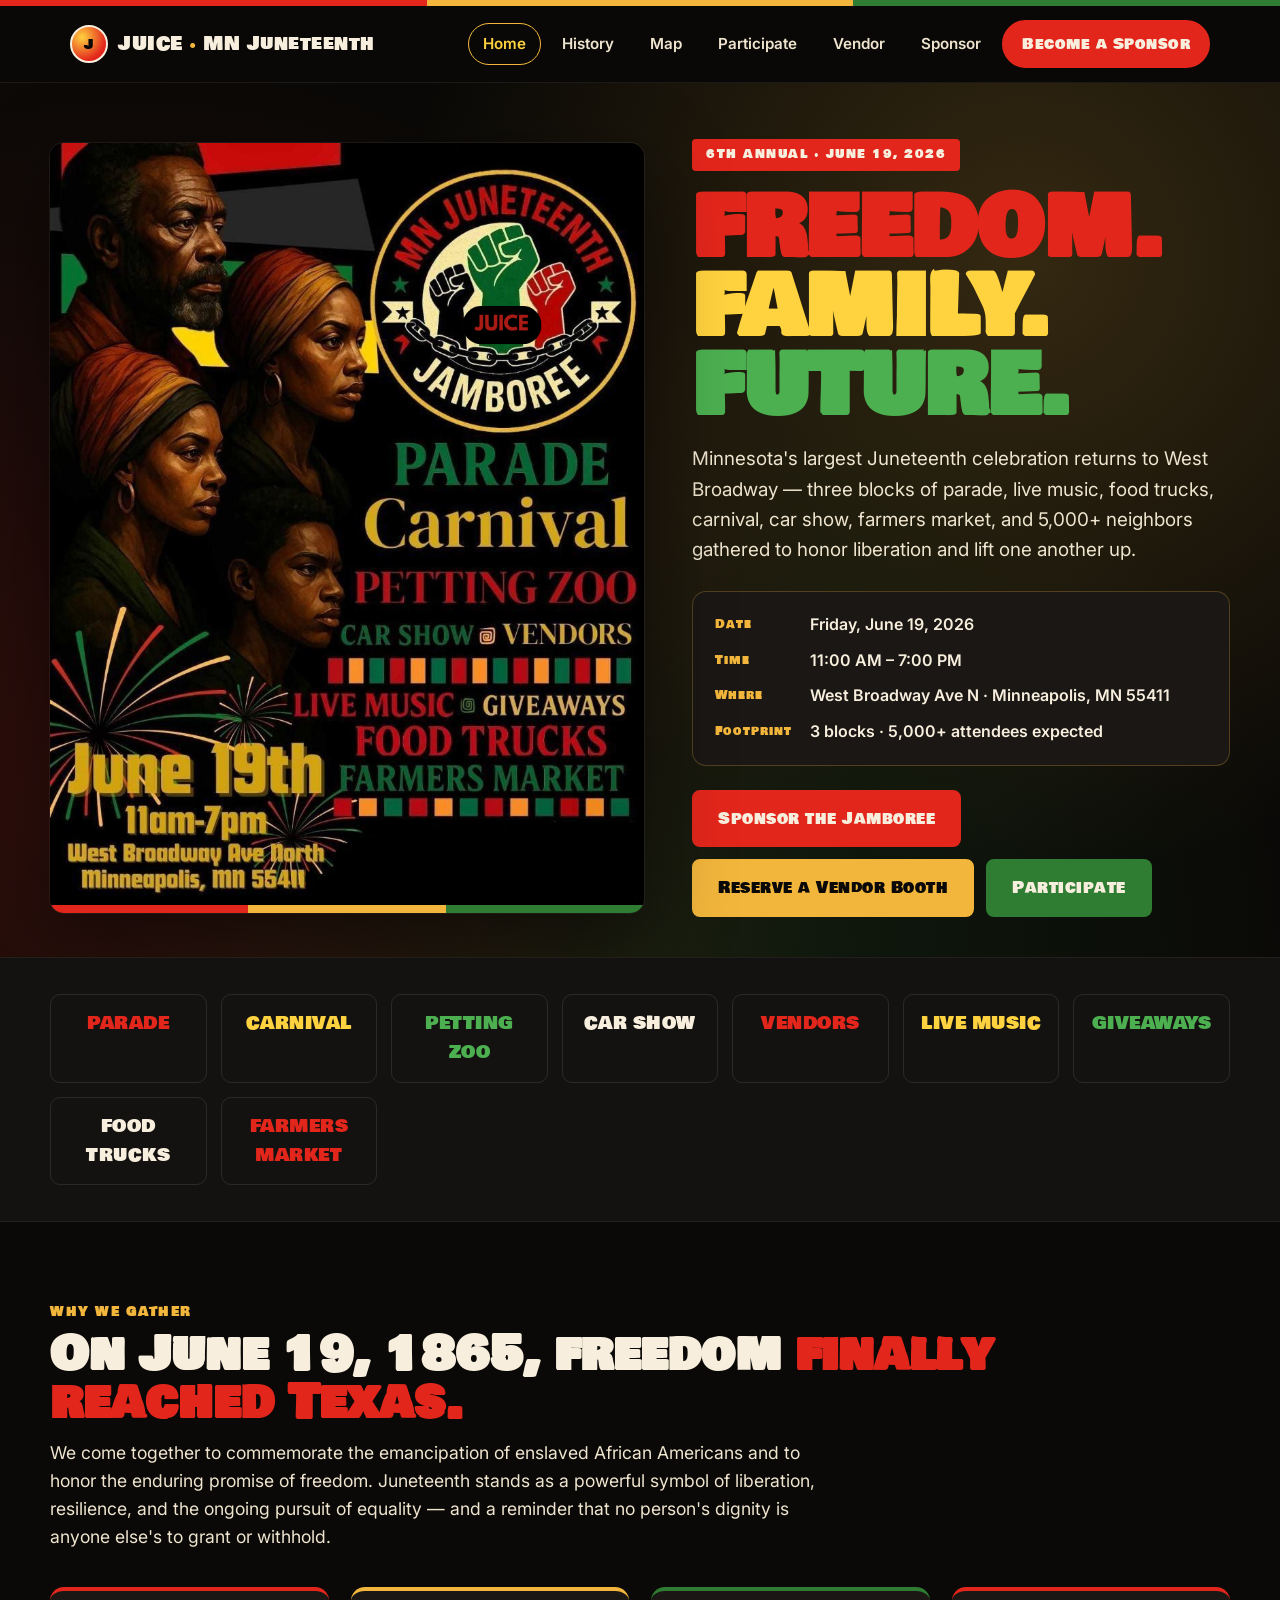
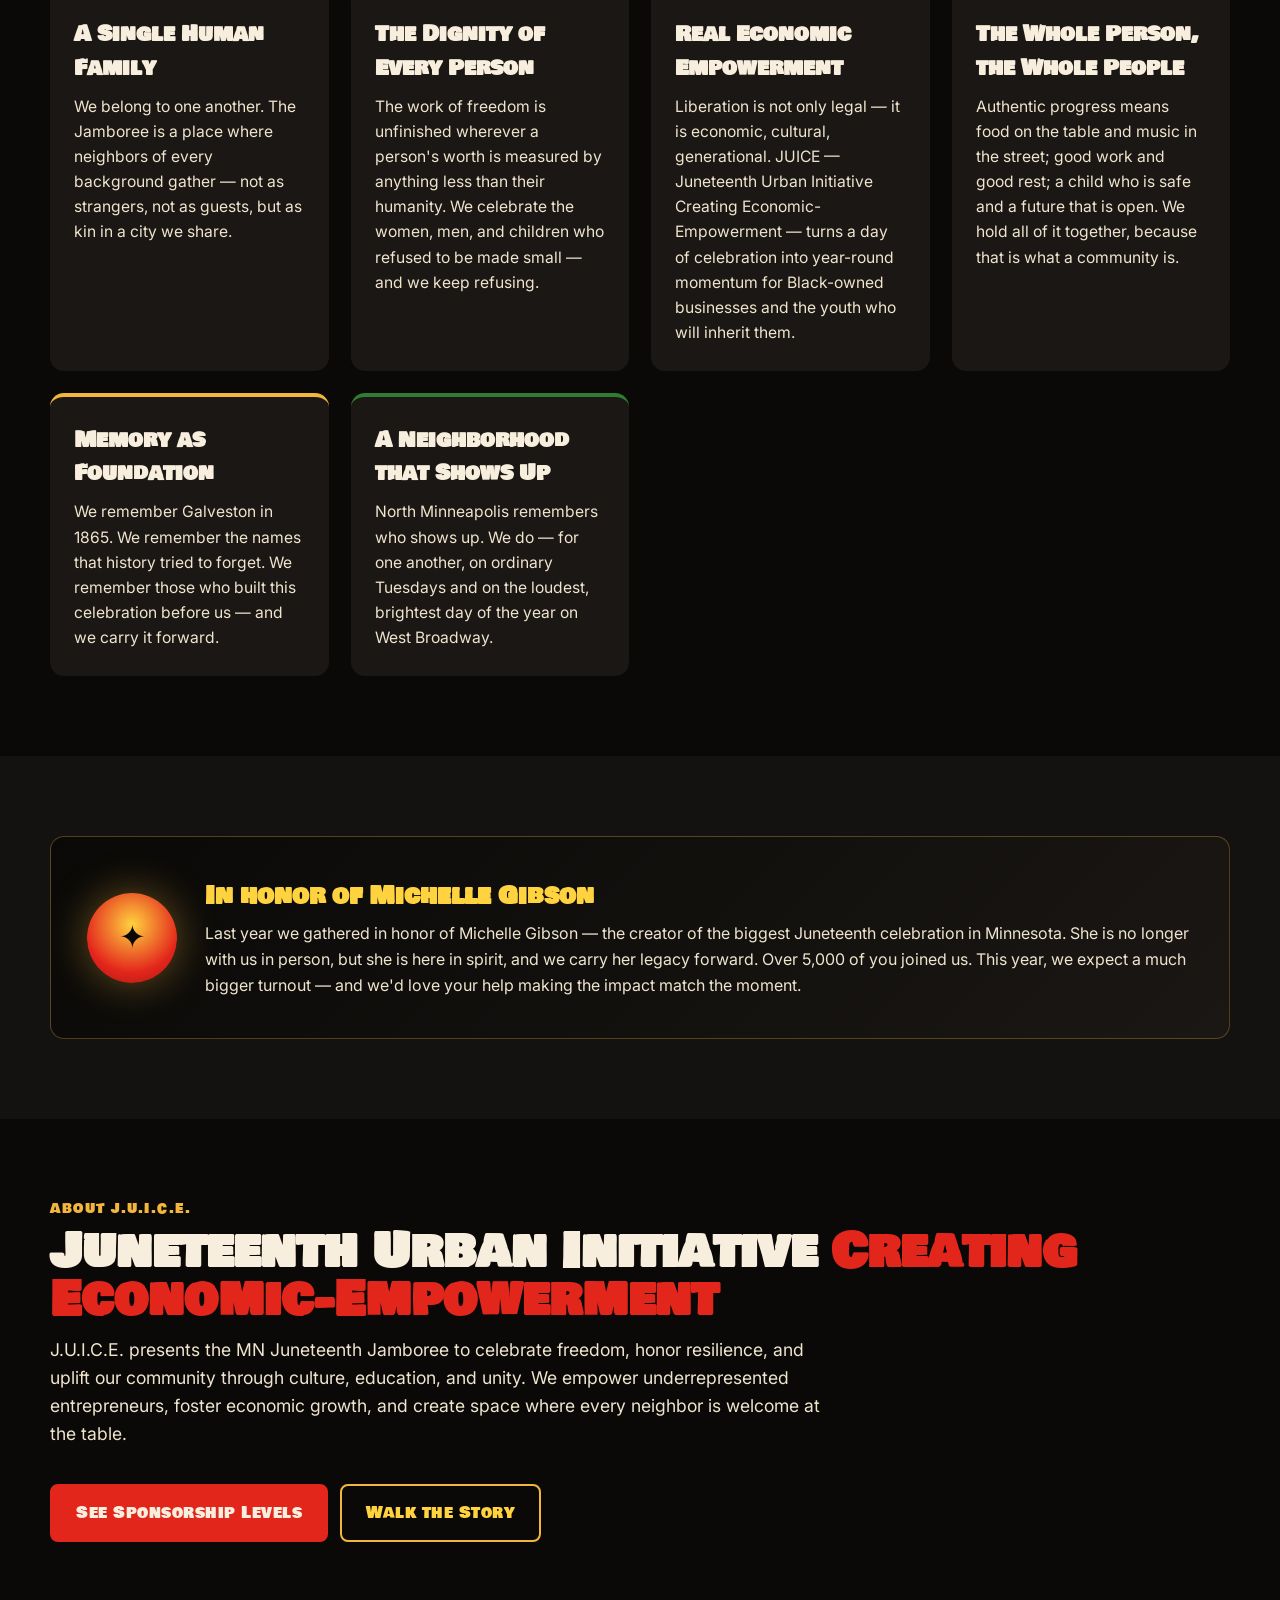
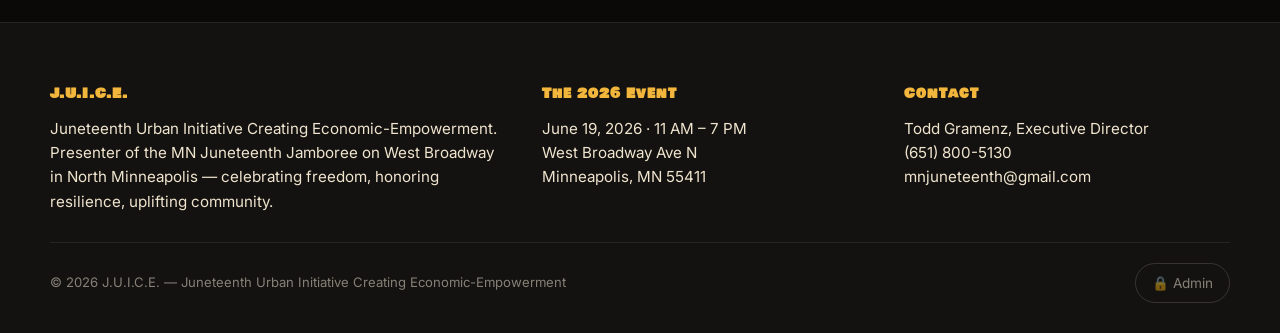
<file: index.html>
<!doctype html>
<html lang="en">
<head>
  <meta charset="utf-8" />
  <meta name="viewport" content="width=device-width, initial-scale=1" />
  <title>JUICE — MN Juneteenth Jamboree | June 19, 2026 | West Broadway, Minneapolis</title>
  <meta name="description" content="The 6th Annual Minnesota Juneteenth Jamboree on West Broadway Ave, Minneapolis. June 19, 2026. Parade, carnival, food trucks, live music. Honoring freedom. Building economic empowerment. Carrying Michelle Gibson's legacy forward." />
  <meta property="og:title" content="JUICE — MN Juneteenth Jamboree 2026" />
  <meta property="og:description" content="Minnesota's largest Juneteenth celebration. June 19, 2026 · West Broadway, Minneapolis." />
  <meta property="og:image" content="assets/images/hero-portraits.png" />
  <link rel="preconnect" href="https://fonts.googleapis.com" />
  <link rel="preconnect" href="https://fonts.gstatic.com" crossorigin />
  <link href="https://fonts.googleapis.com/css2?family=Bowlby+One+SC&family=Alfa+Slab+One&family=Inter:wght@400;500;600;700&display=swap" rel="stylesheet" />
  <link rel="stylesheet" href="assets/css/styles.css" />
  <link rel="icon" type="image/svg+xml" href="assets/images/favicon.svg" />
</head>
<body>

<div class="flag-stripe"></div>

<header class="site-header">
  <nav class="nav" aria-label="Primary">
    <a href="index.html" class="brand">
      <span class="badge">J</span>
      <span>JUICE&nbsp;<span style="color:var(--gold)">·</span>&nbsp;MN&nbsp;Juneteenth</span>
    </a>
    <ul>
      <li><a class="navlink" href="index.html">Home</a></li>
      <li><a class="navlink" href="history.html">History</a></li>
      <li><a class="navlink" href="map.html">Map</a></li>
      <li><a class="navlink" href="participate.html">Participate</a></li>
      <li><a class="navlink" href="vendor.html">Vendor</a></li>
      <li><a class="navlink" href="sponsor.html">Sponsor</a></li>
      <li><a class="donate-cta" href="sponsor.html">Become a Sponsor</a></li>
    </ul>
  </nav>
</header>

<!-- ===================== HERO ===================== -->
<section class="hero">
  <div class="hero-grid">
    <div class="hero-portrait">
      <img src="assets/images/hero-portraits.png"
           alt="A family of four — elder, mother, daughter, son — set against the Pan-African colors and the MN Juneteenth Jamboree emblem."
           loading="eager" />
    </div>
    <div class="hero-copy">
      <span class="eyebrow" data-editable="hero.eyebrow">6TH ANNUAL · JUNE 19, 2026</span>
      <h1 data-editable="hero.title">
        <span class="red">FREEDOM.</span>
        <span class="gold">FAMILY.</span>
        <span class="green">FUTURE.</span>
      </h1>
      <p class="lede" data-editable="hero.lede">
        Minnesota's largest Juneteenth celebration returns to West Broadway —
        three blocks of parade, live music, food trucks, carnival, car show,
        farmers market, and 5,000+ neighbors gathered to honor liberation
        and lift one another up.
      </p>

      <dl class="event-tile">
        <dt>Date</dt>      <dd data-editable="hero.date">Friday, June 19, 2026</dd>
        <dt>Time</dt>      <dd data-editable="hero.time">11:00 AM – 7:00 PM</dd>
        <dt>Where</dt>     <dd data-editable="hero.where">West Broadway Ave N · Minneapolis, MN 55411</dd>
        <dt>Footprint</dt> <dd data-editable="hero.foot">3 blocks · 5,000+ attendees expected</dd>
      </dl>

      <div class="cta-row">
        <a class="btn btn-primary" href="sponsor.html">Sponsor the Jamboree</a>
        <a class="btn btn-gold" href="vendor.html">Reserve a Vendor Booth</a>
        <a class="btn btn-green" href="participate.html">Participate</a>
      </div>
    </div>
  </div>
</section>

<!-- ===================== FEATURE STRIP ===================== -->
<section class="feature-strip" aria-label="What's happening">
  <div class="feature-grid">
    <div class="feat red">PARADE</div>
    <div class="feat gold">CARNIVAL</div>
    <div class="feat green">PETTING ZOO</div>
    <div class="feat cream">CAR SHOW</div>
    <div class="feat red">VENDORS</div>
    <div class="feat gold">LIVE MUSIC</div>
    <div class="feat green">GIVEAWAYS</div>
    <div class="feat cream">FOOD TRUCKS</div>
    <div class="feat red">FARMERS MARKET</div>
  </div>
</section>

<!-- ===================== WHY WE GATHER ===================== -->
<section class="block">
  <div class="block-inner">
    <div class="section-kicker">Why we gather</div>
    <h2 class="section-title">On June 19, 1865, freedom <span class="accent">finally reached Texas.</span></h2>
    <p class="section-lede" data-editable="why.lede">
      We come together to commemorate the emancipation of enslaved African Americans
      and to honor the enduring promise of freedom. Juneteenth stands as a powerful
      symbol of liberation, resilience, and the ongoing pursuit of equality —
      and a reminder that no person's dignity is anyone else's to grant or withhold.
    </p>

    <div class="pillars">
      <article class="pillar">
        <h3 data-editable="pillar.1.title">A Single Human Family</h3>
        <p data-editable="pillar.1.body">
          We belong to one another. The Jamboree is a place where neighbors of every
          background gather — not as strangers, not as guests, but as kin in a city
          we share.
        </p>
      </article>
      <article class="pillar">
        <h3 data-editable="pillar.2.title">The Dignity of Every Person</h3>
        <p data-editable="pillar.2.body">
          The work of freedom is unfinished wherever a person's worth is measured by
          anything less than their humanity. We celebrate the women, men, and children
          who refused to be made small — and we keep refusing.
        </p>
      </article>
      <article class="pillar">
        <h3 data-editable="pillar.3.title">Real Economic Empowerment</h3>
        <p data-editable="pillar.3.body">
          Liberation is not only legal — it is economic, cultural, generational.
          JUICE — Juneteenth Urban Initiative Creating Economic-Empowerment —
          turns a day of celebration into year-round momentum for Black-owned
          businesses and the youth who will inherit them.
        </p>
      </article>
      <article class="pillar">
        <h3 data-editable="pillar.4.title">The Whole Person, the Whole People</h3>
        <p data-editable="pillar.4.body">
          Authentic progress means food on the table and music in the street;
          good work and good rest; a child who is safe and a future that is open.
          We hold all of it together, because that is what a community is.
        </p>
      </article>
      <article class="pillar">
        <h3 data-editable="pillar.5.title">Memory as Foundation</h3>
        <p data-editable="pillar.5.body">
          We remember Galveston in 1865. We remember the names that history tried to
          forget. We remember those who built this celebration before us — and we
          carry it forward.
        </p>
      </article>
      <article class="pillar">
        <h3 data-editable="pillar.6.title">A Neighborhood that Shows Up</h3>
        <p data-editable="pillar.6.body">
          North Minneapolis remembers who shows up. We do — for one another, on
          ordinary Tuesdays and on the loudest, brightest day of the year on
          West Broadway.
        </p>
      </article>
    </div>
  </div>
</section>

<!-- ===================== TRIBUTE ===================== -->
<section class="block alt">
  <div class="block-inner">
    <div class="tribute">
      <div class="candle" aria-hidden="true">✦</div>
      <div>
        <h3 data-editable="tribute.title">In honor of Michelle Gibson</h3>
        <p data-editable="tribute.body">
          Last year we gathered in honor of Michelle Gibson — the creator of the
          biggest Juneteenth celebration in Minnesota. She is no longer with us in
          person, but she is here in spirit, and we carry her legacy forward.
          Over 5,000 of you joined us. This year, we expect a much bigger turnout —
          and we'd love your help making the impact match the moment.
        </p>
      </div>
    </div>
  </div>
</section>

<!-- ===================== JUICE EXPLAINER ===================== -->
<section class="block">
  <div class="block-inner">
    <div class="section-kicker">About J.U.I.C.E.</div>
    <h2 class="section-title">Juneteenth Urban Initiative <span class="accent">Creating Economic-Empowerment</span></h2>
    <p class="section-lede" data-editable="juice.body">
      J.U.I.C.E. presents the MN Juneteenth Jamboree to celebrate freedom, honor
      resilience, and uplift our community through culture, education, and unity.
      We empower underrepresented entrepreneurs, foster economic growth, and create
      space where every neighbor is welcome at the table.
    </p>
    <div class="cta-row">
      <a class="btn btn-primary" href="sponsor.html">See Sponsorship Levels</a>
      <a class="btn btn-secondary" href="map.html">Walk the Story</a>
    </div>
  </div>
</section>

<!-- ===================== FOOTER ===================== -->
<footer class="site-footer">
  <div class="footer-inner">
    <div>
      <h4>J.U.I.C.E.</h4>
      <p data-editable="footer.about">
        Juneteenth Urban Initiative Creating Economic-Empowerment.
        Presenter of the MN Juneteenth Jamboree on West Broadway in North Minneapolis —
        celebrating freedom, honoring resilience, uplifting community.
      </p>
    </div>
    <div>
      <h4>The 2026 Event</h4>
      <p>June 19, 2026 · 11 AM – 7 PM</p>
      <p>West Broadway Ave N</p>
      <p>Minneapolis, MN 55411</p>
    </div>
    <div>
      <h4>Contact</h4>
      <p>Todd Gramenz, Executive Director</p>
      <p><a href="tel:+16518005130">(651) 800-5130</a></p>
      <p><a href="mailto:mnjuneteenth@gmail.com">mnjuneteenth@gmail.com</a></p>
    </div>
  </div>
  <div class="fine">
    <span>© <span id="year"></span> J.U.I.C.E. — Juneteenth Urban Initiative Creating Economic-Empowerment</span>
    <button class="lock-btn" aria-label="Admin sign in">🔒 Admin</button>
  </div>
</footer>

<!-- Admin overlay & toolbar -->
<div class="admin-overlay" role="dialog" aria-modal="true" aria-label="Admin sign in">
  <div class="admin-modal">
    <h3>Admin sign in</h3>
    <p>Enter the admin password to enable inline editing on this site.</p>
    <input type="password" placeholder="Password" autocomplete="current-password" />
    <div class="row">
      <button class="btn btn-secondary cancel">Cancel</button>
      <button class="btn btn-primary submit">Unlock</button>
    </div>
    <div class="err" role="alert"></div>
  </div>
</div>
<div class="admin-bar" role="status">
  ✏️ Editing on
  <button class="export">Export edits</button>
  <button class="reset">Reset</button>
  <button class="exit">Exit</button>
</div>
<div class="toast" role="status" aria-live="polite"></div>

<script>document.getElementById("year").textContent = new Date().getFullYear();</script>
<script src="assets/js/app.js"></script>
</body>
</html>
</file>
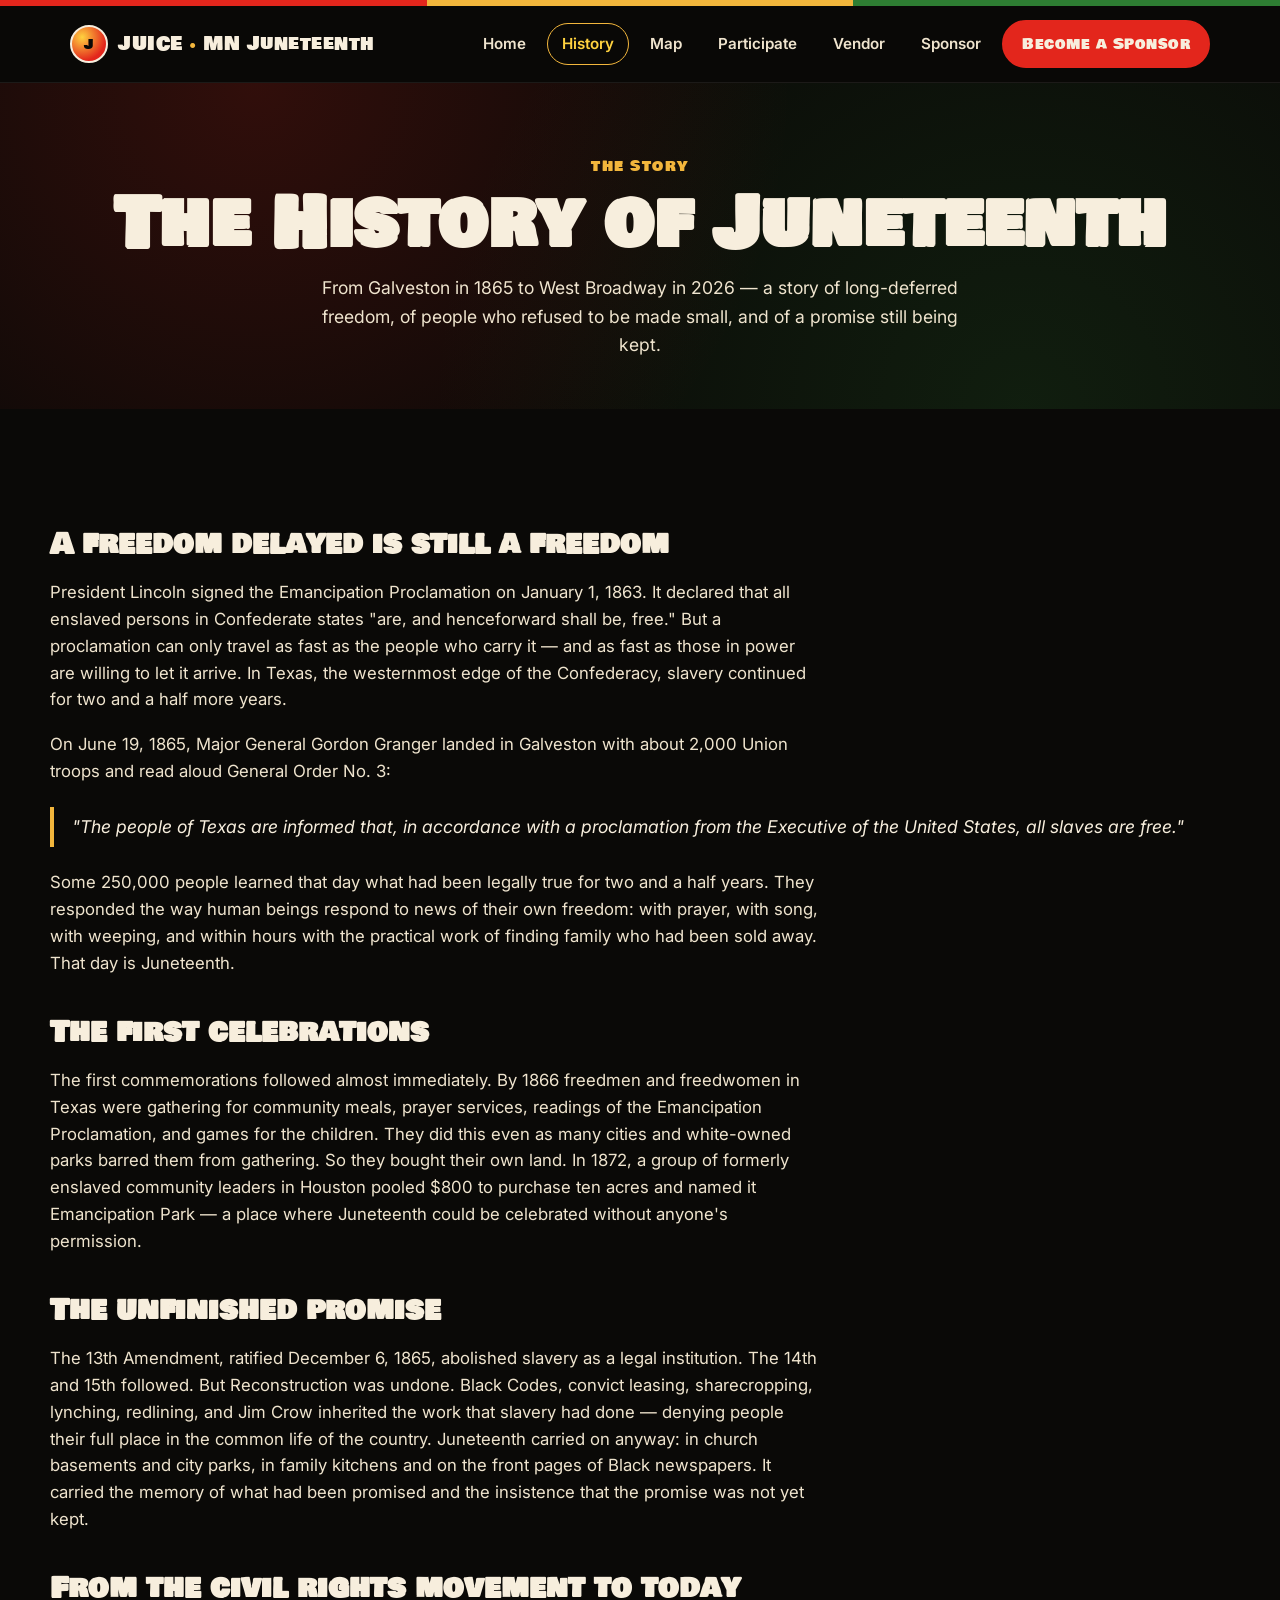
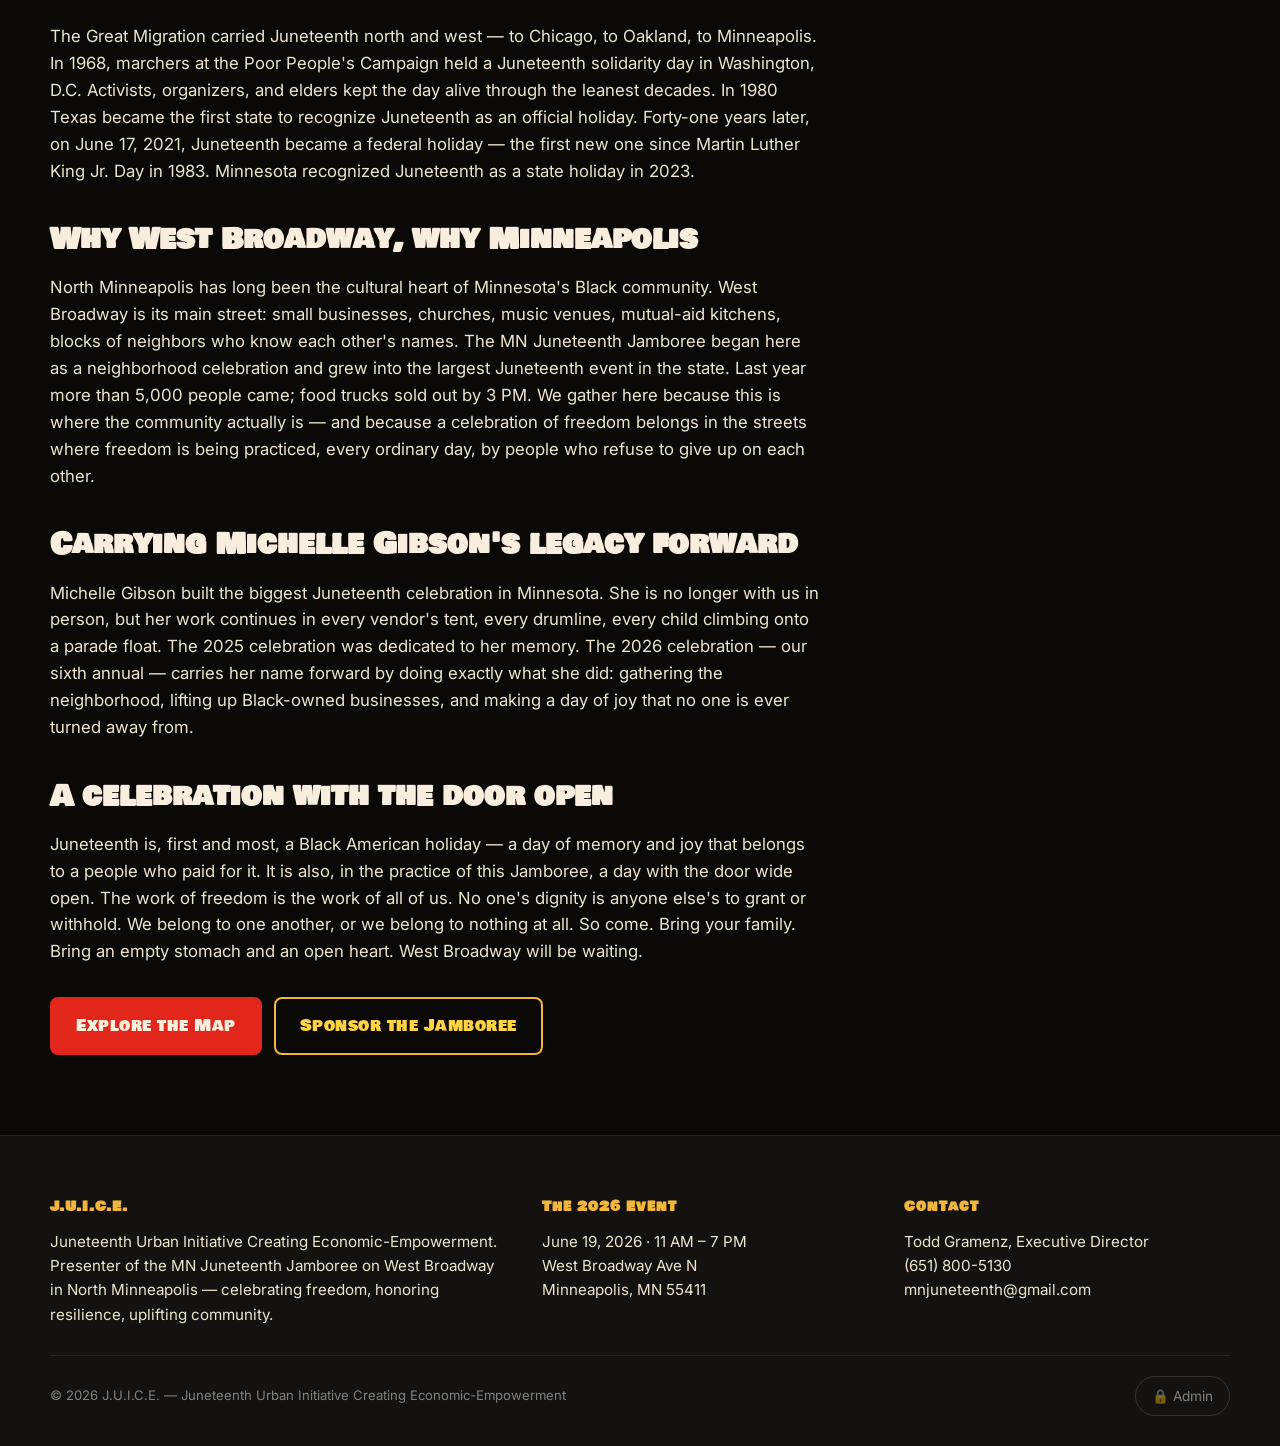
<file: history.html>
<!doctype html>
<html lang="en">
<head>
  <meta charset="utf-8" />
  <meta name="viewport" content="width=device-width, initial-scale=1" />
  <title>The History of Juneteenth — JUICE MN</title>
  <meta name="description" content="From Galveston in 1865 to West Broadway today — the story of Juneteenth, the people who carried it, and the unfinished promise of freedom." />
  <link rel="preconnect" href="https://fonts.googleapis.com" />
  <link rel="preconnect" href="https://fonts.gstatic.com" crossorigin />
  <link href="https://fonts.googleapis.com/css2?family=Bowlby+One+SC&family=Alfa+Slab+One&family=Inter:wght@400;500;600;700&display=swap" rel="stylesheet" />
  <link rel="stylesheet" href="assets/css/styles.css" />
  <link rel="icon" type="image/svg+xml" href="assets/images/favicon.svg" />
</head>
<body>

<div class="flag-stripe"></div>

<header class="site-header">
  <nav class="nav" aria-label="Primary">
    <a href="index.html" class="brand">
      <span class="badge">J</span>
      <span>JUICE&nbsp;<span style="color:var(--gold)">·</span>&nbsp;MN&nbsp;Juneteenth</span>
    </a>
    <ul>
      <li><a class="navlink" href="index.html">Home</a></li>
      <li><a class="navlink" href="history.html">History</a></li>
      <li><a class="navlink" href="map.html">Map</a></li>
      <li><a class="navlink" href="participate.html">Participate</a></li>
      <li><a class="navlink" href="vendor.html">Vendor</a></li>
      <li><a class="navlink" href="sponsor.html">Sponsor</a></li>
      <li><a class="donate-cta" href="sponsor.html">Become a Sponsor</a></li>
    </ul>
  </nav>
</header>

<section class="page-hero">
  <div class="eyebrow">THE STORY</div>
  <h1 data-editable="hist.h1">The History of Juneteenth</h1>
  <p data-editable="hist.lede">
    From Galveston in 1865 to West Broadway in 2026 — a story of long-deferred
    freedom, of people who refused to be made small, and of a promise still being
    kept.
  </p>
</section>

<section class="block">
  <div class="block-inner prose">
    <h2 data-editable="hist.h2.opening">A freedom delayed is still a freedom</h2>
    <p data-editable="hist.p1">
      President Lincoln signed the Emancipation Proclamation on January 1, 1863.
      It declared that all enslaved persons in Confederate states "are, and
      henceforward shall be, free." But a proclamation can only travel as fast as
      the people who carry it — and as fast as those in power are willing to let
      it arrive. In Texas, the westernmost edge of the Confederacy, slavery
      continued for two and a half more years.
    </p>
    <p data-editable="hist.p2">
      On June 19, 1865, Major General Gordon Granger landed in Galveston with
      about 2,000 Union troops and read aloud General Order No. 3:
    </p>
    <blockquote data-editable="hist.bq1">
      "The people of Texas are informed that, in accordance with a proclamation
      from the Executive of the United States, all slaves are free."
    </blockquote>
    <p data-editable="hist.p3">
      Some 250,000 people learned that day what had been legally true for two
      and a half years. They responded the way human beings respond to news of
      their own freedom: with prayer, with song, with weeping, and within hours
      with the practical work of finding family who had been sold away.
      That day is Juneteenth.
    </p>

    <h2 data-editable="hist.h2.celebrations">The first celebrations</h2>
    <p data-editable="hist.p4">
      The first commemorations followed almost immediately. By 1866 freedmen and
      freedwomen in Texas were gathering for community meals, prayer services,
      readings of the Emancipation Proclamation, and games for the children.
      They did this even as many cities and white-owned parks barred them from
      gathering. So they bought their own land. In 1872, a group of formerly
      enslaved community leaders in Houston pooled $800 to purchase ten acres
      and named it Emancipation Park — a place where Juneteenth could be
      celebrated without anyone's permission.
    </p>

    <h2 data-editable="hist.h2.unfinished">The unfinished promise</h2>
    <p data-editable="hist.p5">
      The 13th Amendment, ratified December 6, 1865, abolished slavery as a
      legal institution. The 14th and 15th followed. But Reconstruction was
      undone. Black Codes, convict leasing, sharecropping, lynching, redlining,
      and Jim Crow inherited the work that slavery had done — denying people
      their full place in the common life of the country. Juneteenth carried on
      anyway: in church basements and city parks, in family kitchens and on the
      front pages of Black newspapers. It carried the memory of what had been
      promised and the insistence that the promise was not yet kept.
    </p>

    <h2 data-editable="hist.h2.civil">From the civil rights movement to today</h2>
    <p data-editable="hist.p6">
      The Great Migration carried Juneteenth north and west — to Chicago, to
      Oakland, to Minneapolis. In 1968, marchers at the Poor People's Campaign
      held a Juneteenth solidarity day in Washington, D.C. Activists, organizers,
      and elders kept the day alive through the leanest decades. In 1980 Texas
      became the first state to recognize Juneteenth as an official holiday.
      Forty-one years later, on June 17, 2021, Juneteenth became a federal
      holiday — the first new one since Martin Luther King Jr. Day in 1983.
      Minnesota recognized Juneteenth as a state holiday in 2023.
    </p>

    <h2 data-editable="hist.h2.minneapolis">Why West Broadway, why Minneapolis</h2>
    <p data-editable="hist.p7">
      North Minneapolis has long been the cultural heart of Minnesota's Black
      community. West Broadway is its main street: small businesses, churches,
      music venues, mutual-aid kitchens, blocks of neighbors who know each
      other's names. The MN Juneteenth Jamboree began here as a neighborhood
      celebration and grew into the largest Juneteenth event in the state.
      Last year more than 5,000 people came; food trucks sold out by 3 PM. We
      gather here because this is where the community actually is — and because
      a celebration of freedom belongs in the streets where freedom is being
      practiced, every ordinary day, by people who refuse to give up on each other.
    </p>

    <h2 data-editable="hist.h2.michelle">Carrying Michelle Gibson's legacy forward</h2>
    <p data-editable="hist.p8">
      Michelle Gibson built the biggest Juneteenth celebration in Minnesota.
      She is no longer with us in person, but her work continues in every
      vendor's tent, every drumline, every child climbing onto a parade float.
      The 2025 celebration was dedicated to her memory. The 2026 celebration —
      our sixth annual — carries her name forward by doing exactly what she did:
      gathering the neighborhood, lifting up Black-owned businesses, and making
      a day of joy that no one is ever turned away from.
    </p>

    <h2 data-editable="hist.h2.together">A celebration with the door open</h2>
    <p data-editable="hist.p9">
      Juneteenth is, first and most, a Black American holiday — a day of memory
      and joy that belongs to a people who paid for it. It is also, in the
      practice of this Jamboree, a day with the door wide open. The work of
      freedom is the work of all of us. No one's dignity is anyone else's to
      grant or withhold. We belong to one another, or we belong to nothing at all.
      So come. Bring your family. Bring an empty stomach and an open heart.
      West Broadway will be waiting.
    </p>

    <div class="cta-row" style="margin-top:32px;">
      <a class="btn btn-primary" href="map.html">Explore the Map</a>
      <a class="btn btn-secondary" href="sponsor.html">Sponsor the Jamboree</a>
    </div>
  </div>
</section>

<footer class="site-footer">
  <div class="footer-inner">
    <div>
      <h4>J.U.I.C.E.</h4>
      <p data-editable="footer.about">
        Juneteenth Urban Initiative Creating Economic-Empowerment.
        Presenter of the MN Juneteenth Jamboree on West Broadway in North Minneapolis —
        celebrating freedom, honoring resilience, uplifting community.
      </p>
    </div>
    <div>
      <h4>The 2026 Event</h4>
      <p>June 19, 2026 · 11 AM – 7 PM</p>
      <p>West Broadway Ave N</p>
      <p>Minneapolis, MN 55411</p>
    </div>
    <div>
      <h4>Contact</h4>
      <p>Todd Gramenz, Executive Director</p>
      <p><a href="tel:+16518005130">(651) 800-5130</a></p>
      <p><a href="mailto:mnjuneteenth@gmail.com">mnjuneteenth@gmail.com</a></p>
    </div>
  </div>
  <div class="fine">
    <span>© <span id="year"></span> J.U.I.C.E. — Juneteenth Urban Initiative Creating Economic-Empowerment</span>
    <button class="lock-btn" aria-label="Admin sign in">🔒 Admin</button>
  </div>
</footer>

<div class="admin-overlay" role="dialog" aria-modal="true" aria-label="Admin sign in">
  <div class="admin-modal">
    <h3>Admin sign in</h3>
    <p>Enter the admin password to enable inline editing on this site.</p>
    <input type="password" placeholder="Password" autocomplete="current-password" />
    <div class="row">
      <button class="btn btn-secondary cancel">Cancel</button>
      <button class="btn btn-primary submit">Unlock</button>
    </div>
    <div class="err" role="alert"></div>
  </div>
</div>
<div class="admin-bar" role="status">
  ✏️ Editing on
  <button class="export">Export edits</button>
  <button class="reset">Reset</button>
  <button class="exit">Exit</button>
</div>
<div class="toast" role="status" aria-live="polite"></div>

<script>document.getElementById("year").textContent = new Date().getFullYear();</script>
<script src="assets/js/app.js"></script>
</body>
</html>
</file>
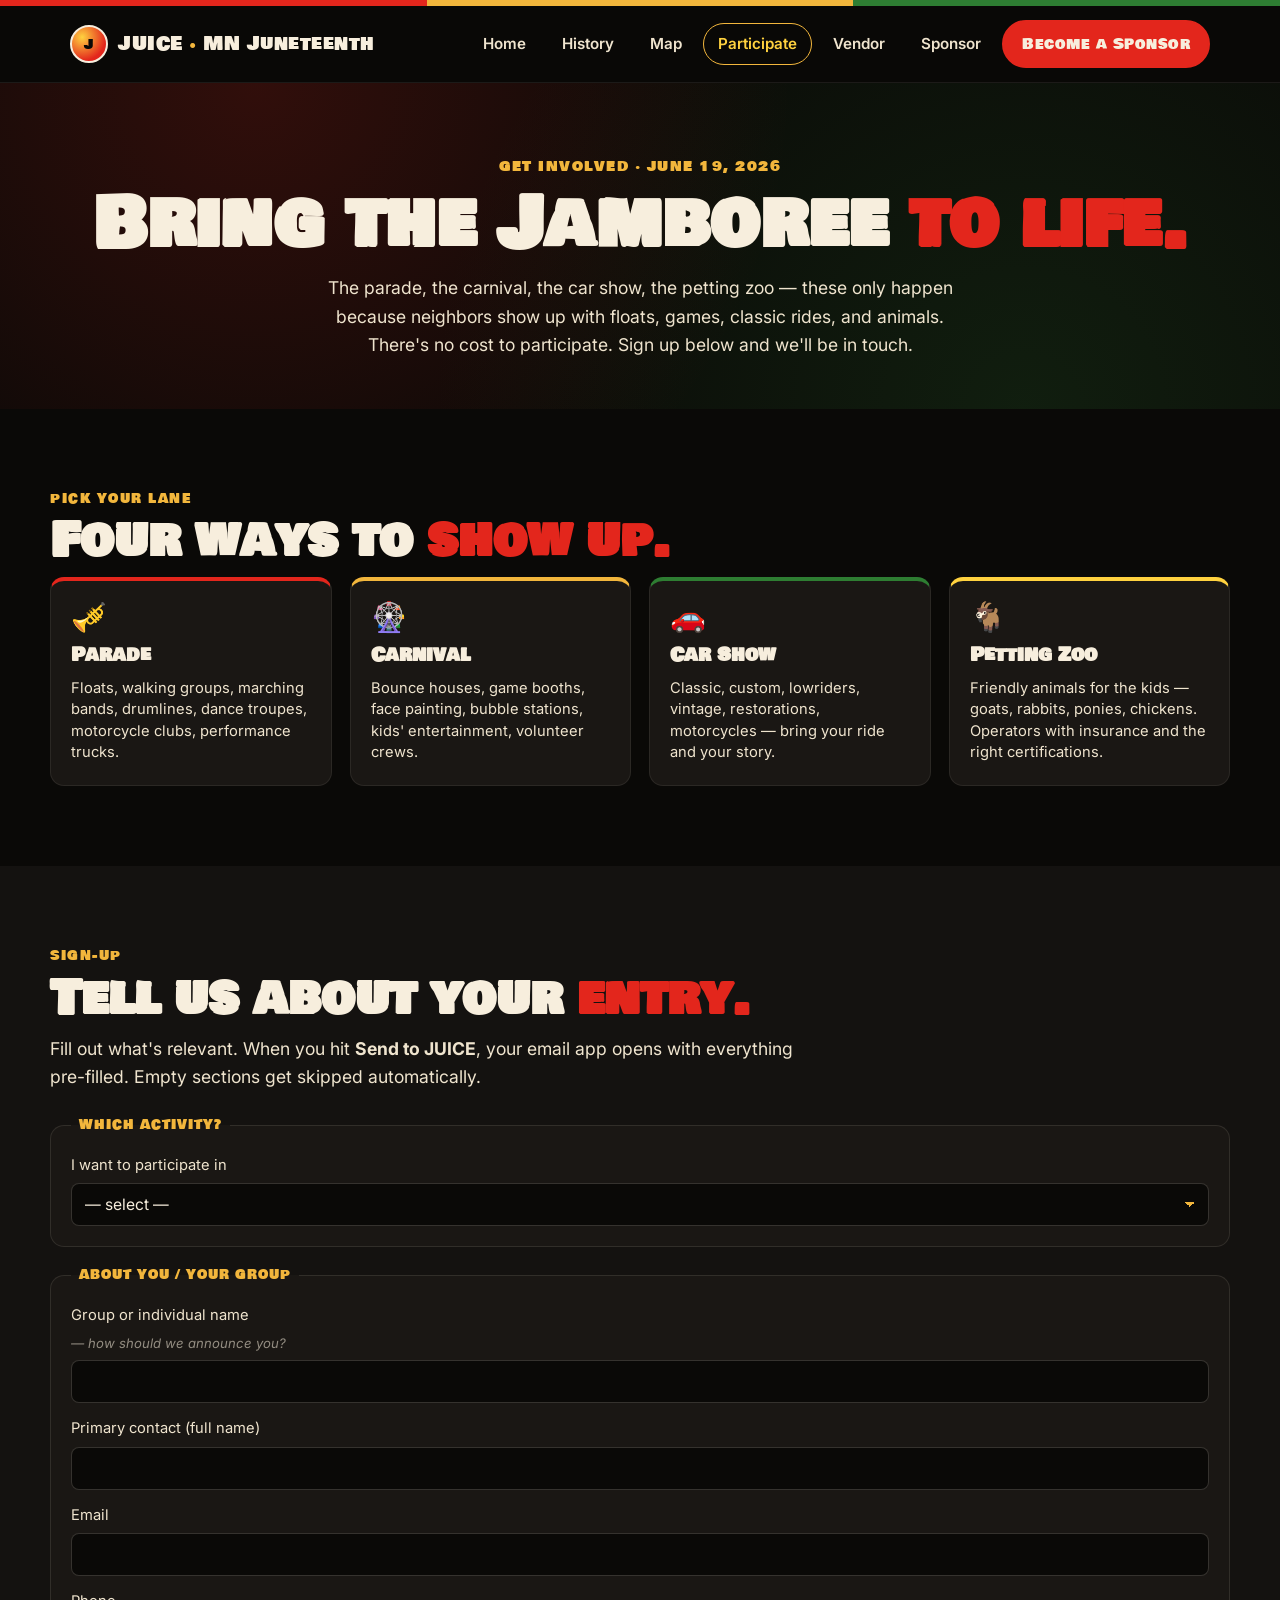
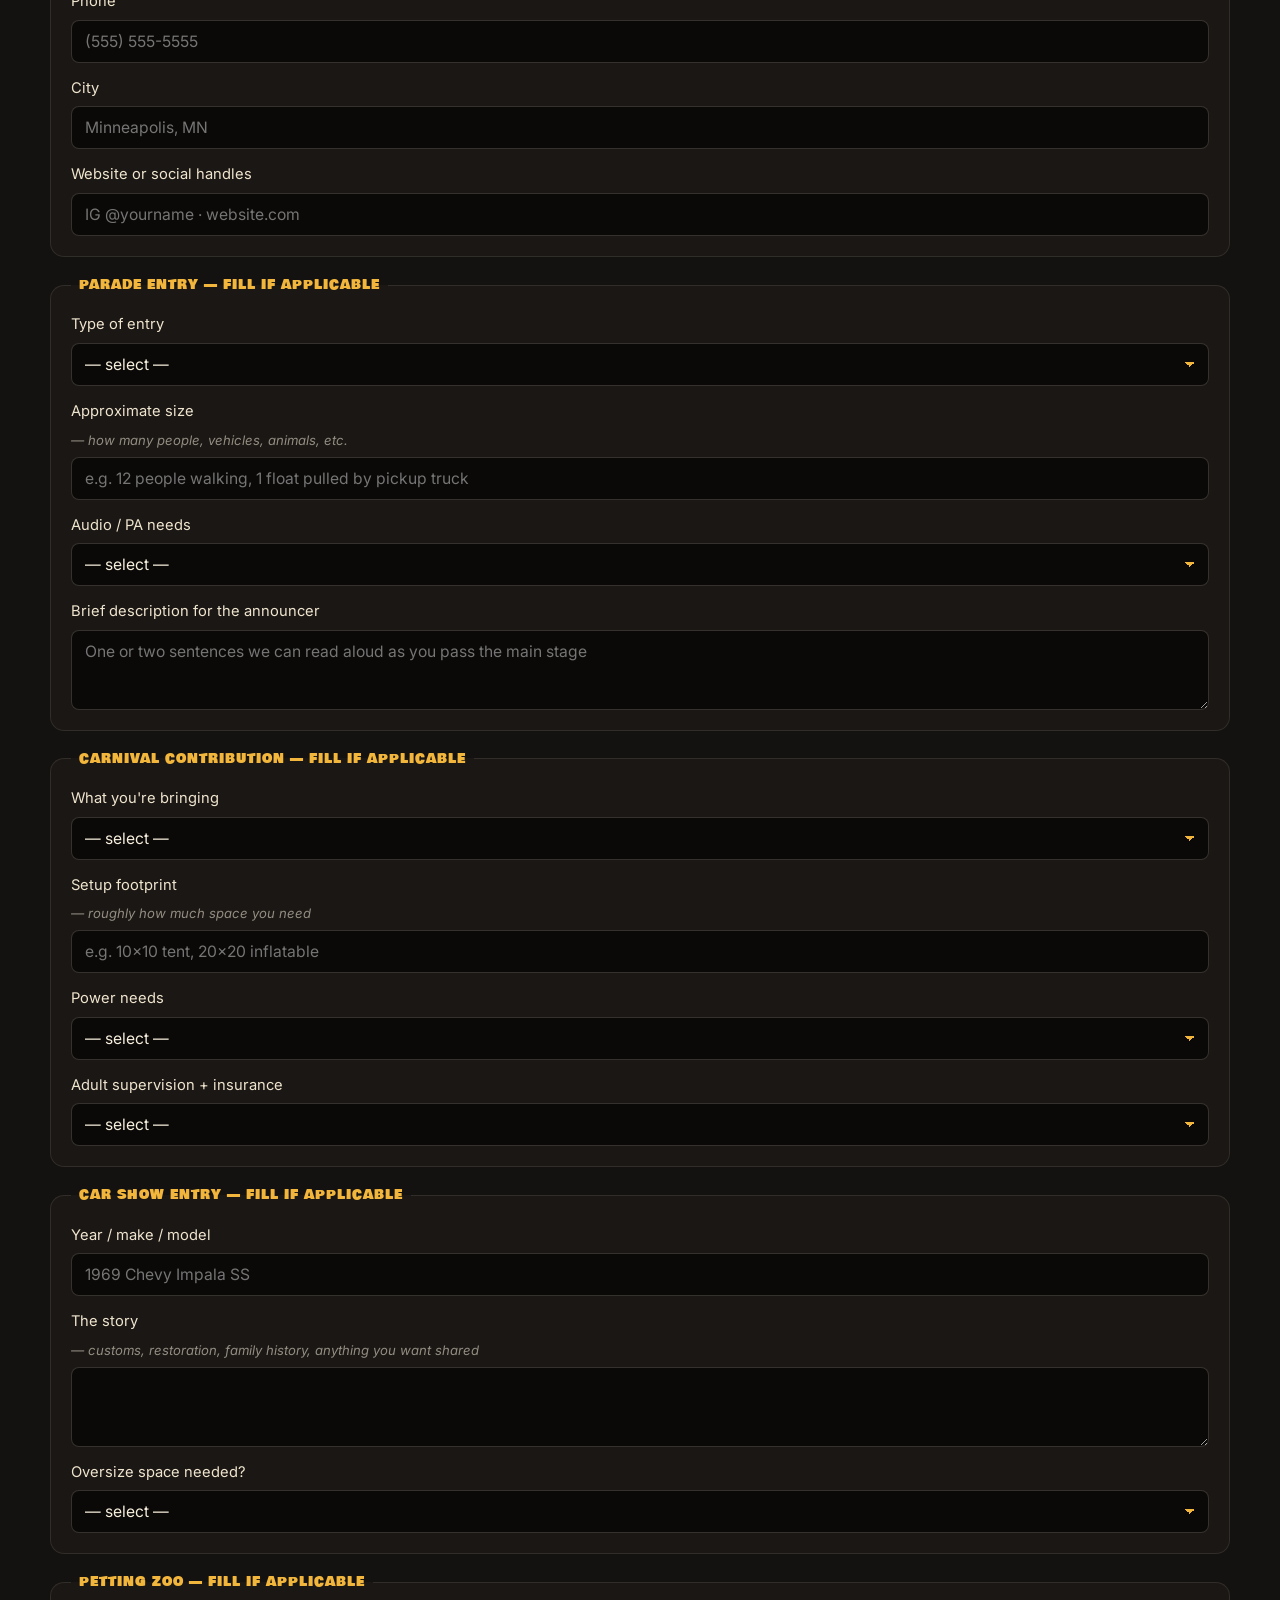
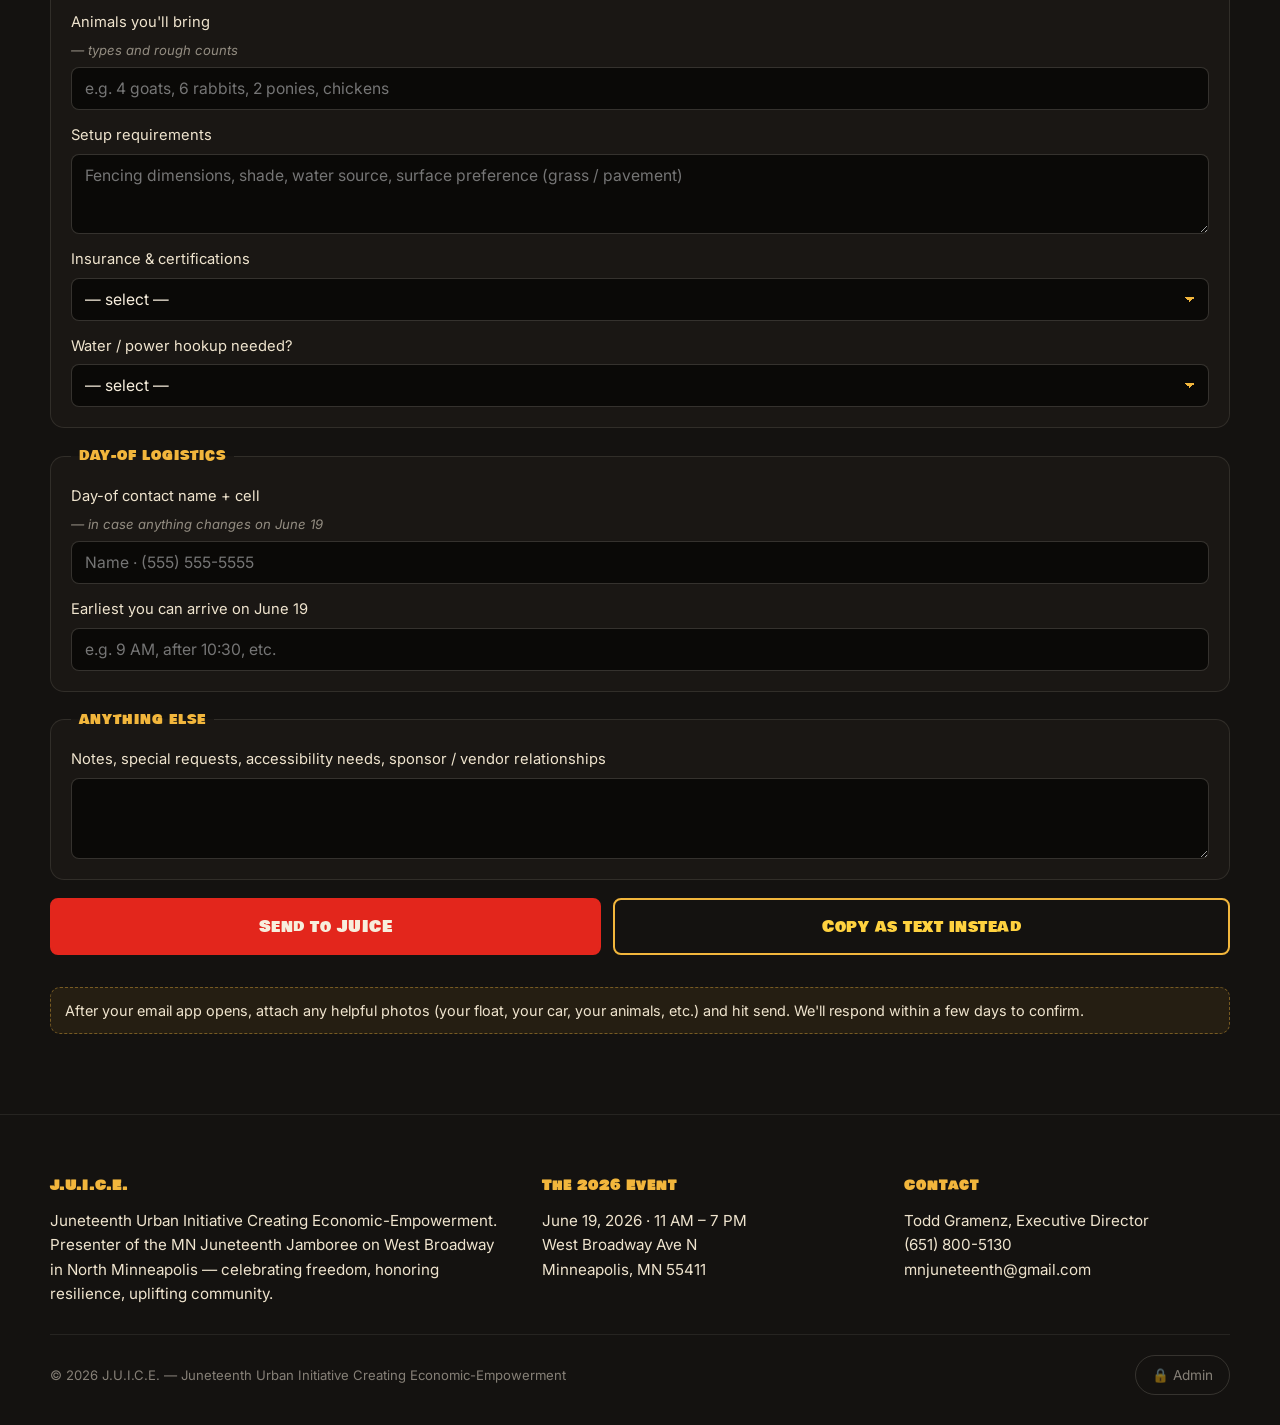
<file: participate.html>
<!doctype html>
<html lang="en">
<head>
  <meta charset="utf-8" />
  <meta name="viewport" content="width=device-width, initial-scale=1" />
  <title>Participate — JUICE MN Juneteenth Jamboree</title>
  <meta name="description" content="Sign up to participate in the 2026 MN Juneteenth Jamboree — Parade, Carnival, Car Show, or Petting Zoo. June 19, 2026 · West Broadway, Minneapolis." />
  <link rel="preconnect" href="https://fonts.googleapis.com" />
  <link rel="preconnect" href="https://fonts.gstatic.com" crossorigin />
  <link href="https://fonts.googleapis.com/css2?family=Bowlby+One+SC&family=Alfa+Slab+One&family=Inter:wght@400;500;600;700&display=swap" rel="stylesheet" />
  <link rel="stylesheet" href="assets/css/styles.css" />
  <link rel="icon" type="image/svg+xml" href="assets/images/favicon.svg" />
</head>
<body>

<div class="flag-stripe"></div>

<header class="site-header">
  <nav class="nav" aria-label="Primary">
    <a href="index.html" class="brand">
      <span class="badge">J</span>
      <span>JUICE&nbsp;<span style="color:var(--gold)">·</span>&nbsp;MN&nbsp;Juneteenth</span>
    </a>
    <ul>
      <li><a class="navlink" href="index.html">Home</a></li>
      <li><a class="navlink" href="history.html">History</a></li>
      <li><a class="navlink" href="map.html">Map</a></li>
      <li><a class="navlink" href="participate.html">Participate</a></li>
      <li><a class="navlink" href="vendor.html">Vendor</a></li>
      <li><a class="navlink" href="sponsor.html">Sponsor</a></li>
      <li><a class="donate-cta" href="sponsor.html">Become a Sponsor</a></li>
    </ul>
  </nav>
</header>

<section class="page-hero">
  <div class="eyebrow">GET INVOLVED · JUNE 19, 2026</div>
  <h1>Bring the Jamboree <span style="color:var(--red)">to life.</span></h1>
  <p>
    The parade, the carnival, the car show, the petting zoo — these only happen
    because neighbors show up with floats, games, classic rides, and animals.
    There's no cost to participate. Sign up below and we'll be in touch.
  </p>
</section>

<section class="block">
  <div class="block-inner">
    <div class="section-kicker">Pick your lane</div>
    <h2 class="section-title">Four ways to <span class="accent">show up.</span></h2>

    <div class="participate-grid">
      <button class="participate-card" data-activity="parade">
        <div class="part-emoji" aria-hidden="true">🎺</div>
        <h3>Parade</h3>
        <p>Floats, walking groups, marching bands, drumlines, dance troupes,
           motorcycle clubs, performance trucks.</p>
      </button>
      <button class="participate-card" data-activity="carnival">
        <div class="part-emoji" aria-hidden="true">🎡</div>
        <h3>Carnival</h3>
        <p>Bounce houses, game booths, face painting, bubble stations, kids'
           entertainment, volunteer crews.</p>
      </button>
      <button class="participate-card" data-activity="carshow">
        <div class="part-emoji" aria-hidden="true">🚗</div>
        <h3>Car Show</h3>
        <p>Classic, custom, lowriders, vintage, restorations, motorcycles —
           bring your ride and your story.</p>
      </button>
      <button class="participate-card" data-activity="pettingzoo">
        <div class="part-emoji" aria-hidden="true">🐐</div>
        <h3>Petting Zoo</h3>
        <p>Friendly animals for the kids — goats, rabbits, ponies, chickens.
           Operators with insurance and the right certifications.</p>
      </button>
    </div>
  </div>
</section>

<section class="block alt">
  <div class="block-inner">
    <div class="section-kicker">Sign-up</div>
    <h2 class="section-title">Tell us about your <span class="accent">entry.</span></h2>
    <p class="section-lede" style="margin-bottom:24px;">
      Fill out what's relevant. When you hit <strong>Send to JUICE</strong>,
      your email app opens with everything pre-filled. Empty sections get
      skipped automatically.
    </p>

    <form id="participate-form" class="onboard-form" novalidate>
      <fieldset>
        <legend>Which activity?</legend>
        <label>I want to participate in
          <select name="activity" required>
            <option value="">— select —</option>
            <option value="parade">Parade</option>
            <option value="carnival">Carnival</option>
            <option value="carshow">Car Show</option>
            <option value="pettingzoo">Petting Zoo</option>
            <option value="multiple">More than one — see notes</option>
          </select>
        </label>
      </fieldset>

      <fieldset>
        <legend>About you / your group</legend>
        <label>Group or individual name <span class="hint">— how should we announce you?</span>
          <input type="text" name="groupname" required />
        </label>
        <label>Primary contact (full name)
          <input type="text" name="contact" required />
        </label>
        <label>Email
          <input type="email" name="email" required />
        </label>
        <label>Phone
          <input type="tel" name="phone" required placeholder="(555) 555-5555" />
        </label>
        <label>City
          <input type="text" name="city" placeholder="Minneapolis, MN" />
        </label>
        <label>Website or social handles
          <input type="text" name="social" placeholder="IG @yourname · website.com" />
        </label>
      </fieldset>

      <fieldset>
        <legend>Parade entry — fill if applicable</legend>
        <label>Type of entry
          <select name="parade_type">
            <option value="">— select —</option>
            <option>Float</option>
            <option>Walking group</option>
            <option>Marching band / drumline</option>
            <option>Dance troupe</option>
            <option>Motorcycle / car group</option>
            <option>Performance / music truck</option>
            <option>Other</option>
          </select>
        </label>
        <label>Approximate size <span class="hint">— how many people, vehicles, animals, etc.</span>
          <input type="text" name="parade_size" placeholder="e.g. 12 people walking, 1 float pulled by pickup truck" />
        </label>
        <label>Audio / PA needs
          <select name="parade_audio">
            <option value="">— select —</option>
            <option>None — silent or acoustic</option>
            <option>Yes — we bring our own (truck with speakers, etc.)</option>
            <option>Yes — we'd need help</option>
          </select>
        </label>
        <label>Brief description for the announcer
          <textarea name="parade_blurb" rows="2" placeholder="One or two sentences we can read aloud as you pass the main stage"></textarea>
        </label>
      </fieldset>

      <fieldset>
        <legend>Carnival contribution — fill if applicable</legend>
        <label>What you're bringing
          <select name="carnival_type">
            <option value="">— select —</option>
            <option>Inflatable / bounce house</option>
            <option>Game booth</option>
            <option>Face painting / arts &amp; crafts</option>
            <option>Bubble / chalk station</option>
            <option>Performance / kids' entertainment</option>
            <option>Volunteer crew (no equipment)</option>
            <option>Other</option>
          </select>
        </label>
        <label>Setup footprint <span class="hint">— roughly how much space you need</span>
          <input type="text" name="carnival_size" placeholder="e.g. 10×10 tent, 20×20 inflatable" />
        </label>
        <label>Power needs
          <select name="carnival_power">
            <option value="">— select —</option>
            <option>None</option>
            <option>Standard 110V outlet</option>
            <option>Heavy duty / 220V</option>
            <option>We'll bring our own generator</option>
          </select>
        </label>
        <label>Adult supervision + insurance
          <select name="carnival_insurance">
            <option value="">— select —</option>
            <option>Yes — supervised, with liability insurance</option>
            <option>Yes — supervised, no insurance</option>
            <option>Need to discuss</option>
          </select>
        </label>
      </fieldset>

      <fieldset>
        <legend>Car Show entry — fill if applicable</legend>
        <label>Year / make / model
          <input type="text" name="carshow_vehicle" placeholder="1969 Chevy Impala SS" />
        </label>
        <label>The story <span class="hint">— customs, restoration, family history, anything you want shared</span>
          <textarea name="carshow_story" rows="2"></textarea>
        </label>
        <label>Oversize space needed?
          <select name="carshow_size">
            <option value="">— select —</option>
            <option>Standard space is fine</option>
            <option>Yes — extended bed truck, trailer, or motorcycle group</option>
          </select>
        </label>
      </fieldset>

      <fieldset>
        <legend>Petting Zoo — fill if applicable</legend>
        <label>Animals you'll bring <span class="hint">— types and rough counts</span>
          <input type="text" name="zoo_animals" placeholder="e.g. 4 goats, 6 rabbits, 2 ponies, chickens" />
        </label>
        <label>Setup requirements
          <textarea name="zoo_setup" rows="2" placeholder="Fencing dimensions, shade, water source, surface preference (grass / pavement)"></textarea>
        </label>
        <label>Insurance & certifications
          <select name="zoo_insurance">
            <option value="">— select —</option>
            <option>Yes — liability insurance + USDA / state ag certs</option>
            <option>Yes — liability insurance, no certs</option>
            <option>Need to discuss</option>
          </select>
        </label>
        <label>Water / power hookup needed?
          <select name="zoo_utilities">
            <option value="">— select —</option>
            <option>None</option>
            <option>Water only</option>
            <option>Power only</option>
            <option>Both water and power</option>
          </select>
        </label>
      </fieldset>

      <fieldset>
        <legend>Day-of logistics</legend>
        <label>Day-of contact name + cell <span class="hint">— in case anything changes on June 19</span>
          <input type="text" name="dayof" placeholder="Name · (555) 555-5555" />
        </label>
        <label>Earliest you can arrive on June 19
          <input type="text" name="arrival" placeholder="e.g. 9 AM, after 10:30, etc." />
        </label>
      </fieldset>

      <fieldset>
        <legend>Anything else</legend>
        <label>Notes, special requests, accessibility needs, sponsor / vendor relationships
          <textarea name="notes" rows="3"></textarea>
        </label>
      </fieldset>

      <div class="onboard-actions">
        <button type="submit" class="btn btn-primary">Send to JUICE</button>
        <button type="button" id="copy-instead" class="btn btn-secondary">Copy as text instead</button>
      </div>
      <p class="onboard-attach">
        After your email app opens, attach any helpful photos (your float, your car, your animals, etc.)
        and hit send. We'll respond within a few days to confirm.
      </p>
    </form>
  </div>
</section>

<footer class="site-footer">
  <div class="footer-inner">
    <div>
      <h4>J.U.I.C.E.</h4>
      <p data-editable="footer.about">
        Juneteenth Urban Initiative Creating Economic-Empowerment.
        Presenter of the MN Juneteenth Jamboree on West Broadway in North Minneapolis —
        celebrating freedom, honoring resilience, uplifting community.
      </p>
    </div>
    <div>
      <h4>The 2026 Event</h4>
      <p>June 19, 2026 · 11 AM – 7 PM</p>
      <p>West Broadway Ave N</p>
      <p>Minneapolis, MN 55411</p>
    </div>
    <div>
      <h4>Contact</h4>
      <p>Todd Gramenz, Executive Director</p>
      <p><a href="tel:+16518005130">(651) 800-5130</a></p>
      <p><a href="mailto:mnjuneteenth@gmail.com">mnjuneteenth@gmail.com</a></p>
    </div>
  </div>
  <div class="fine">
    <span>© <span id="year"></span> J.U.I.C.E. — Juneteenth Urban Initiative Creating Economic-Empowerment</span>
    <button class="lock-btn" aria-label="Admin sign in">🔒 Admin</button>
  </div>
</footer>

<div class="admin-overlay" role="dialog" aria-modal="true" aria-label="Admin sign in">
  <div class="admin-modal">
    <h3>Admin sign in</h3>
    <p>Enter the admin password to enable inline editing on this site.</p>
    <input type="password" placeholder="Password" autocomplete="current-password" />
    <div class="row">
      <button class="btn btn-secondary cancel">Cancel</button>
      <button class="btn btn-primary submit">Unlock</button>
    </div>
    <div class="err" role="alert"></div>
  </div>
</div>
<div class="admin-bar" role="status">
  ✏️ Editing on
  <button class="export">Export edits</button>
  <button class="reset">Reset</button>
  <button class="exit">Exit</button>
</div>
<div class="toast" role="status" aria-live="polite"></div>

<script>document.getElementById("year").textContent = new Date().getFullYear();</script>
<script>
  // ----- Activity card → set the dropdown + scroll to the form -----
  document.querySelectorAll(".participate-card").forEach(card => {
    card.addEventListener("click", () => {
      const a = card.getAttribute("data-activity");
      const sel = document.querySelector('select[name="activity"]');
      if (sel) {
        for (const opt of sel.options) if (opt.value === a) { opt.selected = true; break; }
      }
      document.getElementById("participate-form")?.scrollIntoView({ behavior: "smooth", block: "start" });
    });
  });

  // ----- Participate form → mailto: -----
  (function () {
    const form = document.getElementById("participate-form");
    if (!form) return;

    const ACTIVITY_LABELS = {
      parade:     "Parade",
      carnival:   "Carnival",
      carshow:    "Car Show",
      pettingzoo: "Petting Zoo",
      multiple:   "Multiple activities",
    };

    const SECTIONS = [
      { title: "ABOUT YOU / GROUP", fields: [
          ["groupname", "Group / individual"],
          ["contact",   "Primary contact"],
          ["email",     "Email"],
          ["phone",     "Phone"],
          ["city",      "City"],
          ["social",    "Website / social"],
      ]},
      { title: "PARADE", fields: [
          ["parade_type",   "Entry type"],
          ["parade_size",   "Approximate size"],
          ["parade_audio",  "Audio / PA"],
          ["parade_blurb",  "Announcer description"],
      ]},
      { title: "CARNIVAL", fields: [
          ["carnival_type",       "What you're bringing"],
          ["carnival_size",       "Setup footprint"],
          ["carnival_power",      "Power needs"],
          ["carnival_insurance",  "Supervision / insurance"],
      ]},
      { title: "CAR SHOW", fields: [
          ["carshow_vehicle",  "Vehicle"],
          ["carshow_story",    "Story"],
          ["carshow_size",     "Space needs"],
      ]},
      { title: "PETTING ZOO", fields: [
          ["zoo_animals",    "Animals"],
          ["zoo_setup",      "Setup requirements"],
          ["zoo_insurance",  "Insurance & certifications"],
          ["zoo_utilities",  "Water / power"],
      ]},
      { title: "DAY-OF LOGISTICS", fields: [
          ["dayof",    "Day-of contact"],
          ["arrival",  "Earliest arrival"],
      ]},
      { title: "NOTES", fields: [
          ["notes",  "Notes"],
      ]},
    ];

    function getValues() {
      const fd = new FormData(form);
      const out = {};
      for (const [k, v] of fd.entries()) out[k] = (v || "").trim();
      return out;
    }

    function buildEmail() {
      const vals = getValues();
      const activityLabel = ACTIVITY_LABELS[vals.activity] || "General";
      const who = vals.groupname || "[Your group]";

      const subject = `Participation Sign-Up — ${activityLabel} — ${who}`;

      let body = `Hi Todd,\n\nWe'd like to participate in the 2026 MN Juneteenth Jamboree.\n\n`;
      body += `--- ACTIVITY ---\n`;
      body += `Signing up for: ${activityLabel}\n\n`;

      for (const sec of SECTIONS) {
        const populated = sec.fields.filter(([k]) => vals[k]);
        if (populated.length === 0) continue;
        body += `--- ${sec.title} ---\n`;
        for (const [k, label] of populated) {
          body += `${label}: ${vals[k]}\n`;
        }
        body += "\n";
      }

      body += "Photos attached (where applicable).\n\nThanks!\n";
      return { subject, body };
    }

    function buildMailto() {
      const { subject, body } = buildEmail();
      return "mailto:mnjuneteenth@gmail.com"
        + "?subject=" + encodeURIComponent(subject)
        + "&body="    + encodeURIComponent(body);
    }

    function showToast(msg) {
      const t = document.querySelector(".toast");
      if (!t) return;
      t.textContent = msg;
      t.classList.add("show");
      setTimeout(() => t.classList.remove("show"), 2400);
    }

    form.addEventListener("submit", (e) => {
      e.preventDefault();
      const required = ["activity", "groupname", "contact", "email", "phone"];
      for (const key of required) {
        const el = form.querySelector(`[name="${key}"]`);
        if (!el.value.trim()) {
          showToast(`Please fill in: ${el.previousSibling?.nodeValue?.trim() || key}`);
          el.focus();
          return;
        }
      }
      window.location.href = buildMailto();
    });

    document.getElementById("copy-instead").addEventListener("click", async () => {
      const { subject, body } = buildEmail();
      const text = "To: mnjuneteenth@gmail.com\nSubject: " + subject + "\n\n" + body;
      try {
        await navigator.clipboard.writeText(text);
        showToast("Copied — paste it into any email app");
      } catch {
        const ta = document.createElement("textarea");
        ta.value = text;
        document.body.appendChild(ta);
        ta.select();
        document.execCommand("copy");
        ta.remove();
        showToast("Copied — paste it into any email app");
      }
    });
  })();
</script>
<script src="assets/js/app.js"></script>
</body>
</html>
</file>
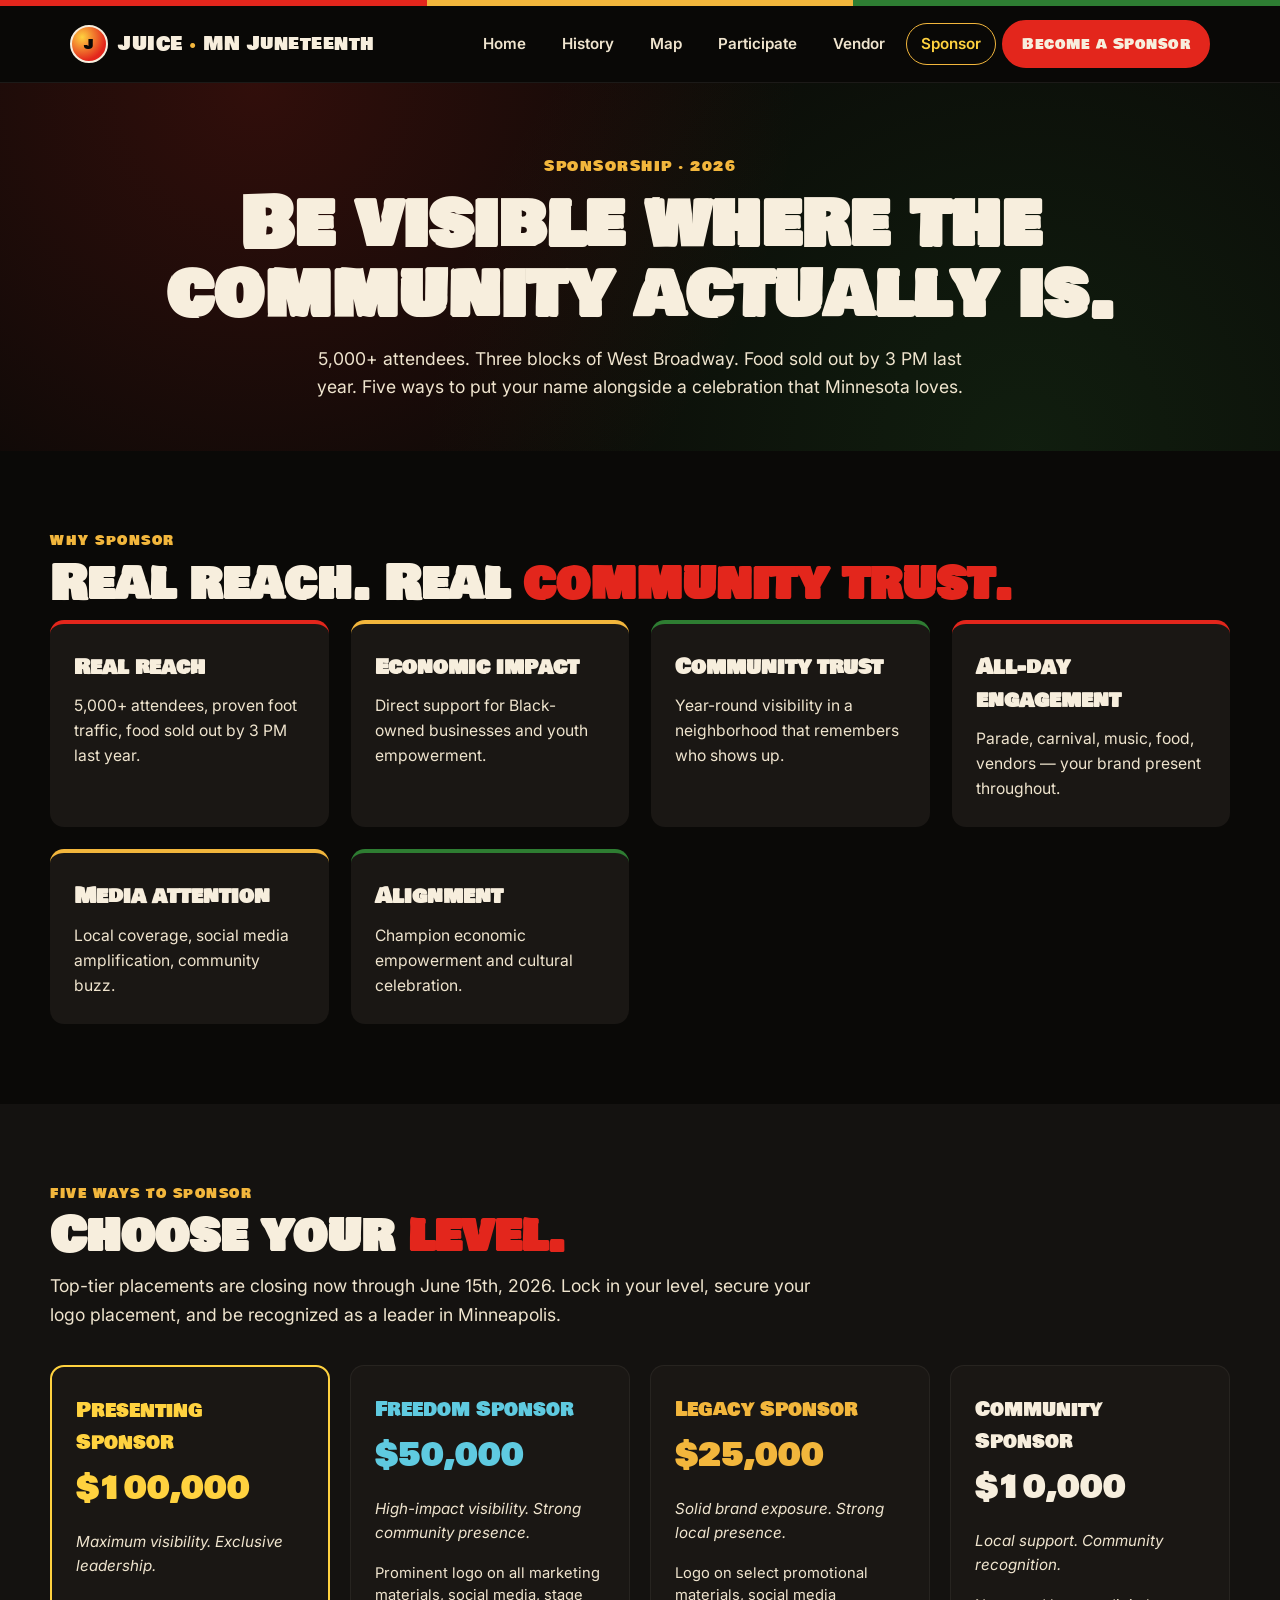
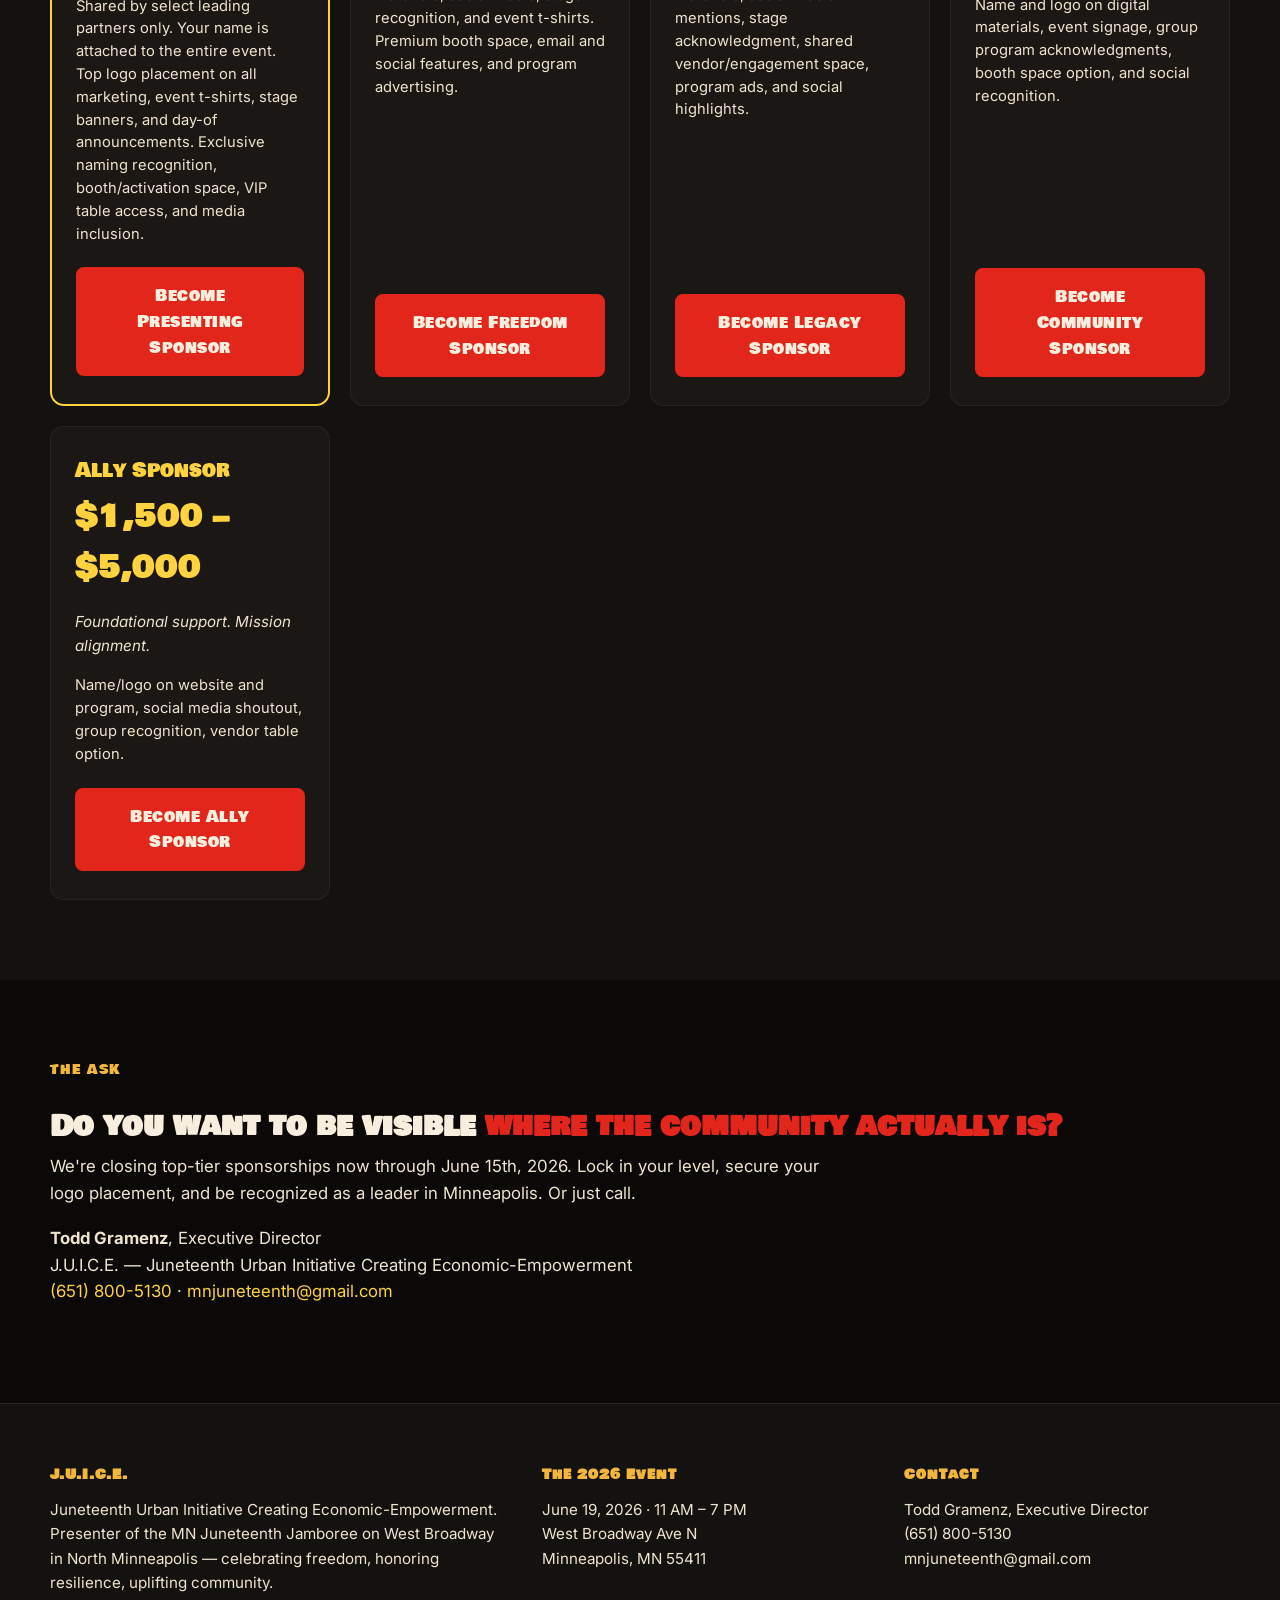
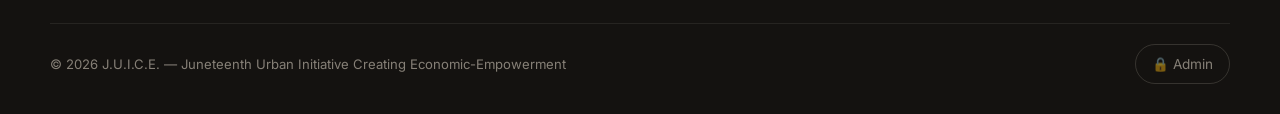
<file: sponsor.html>
<!doctype html>
<html lang="en">
<head>
  <meta charset="utf-8" />
  <meta name="viewport" content="width=device-width, initial-scale=1" />
  <title>Sponsor the MN Juneteenth Jamboree — JUICE</title>
  <meta name="description" content="Sponsorship levels for the 2026 MN Juneteenth Jamboree. Five ways to be visible where the community actually is." />
  <link rel="preconnect" href="https://fonts.googleapis.com" />
  <link rel="preconnect" href="https://fonts.gstatic.com" crossorigin />
  <link href="https://fonts.googleapis.com/css2?family=Bowlby+One+SC&family=Alfa+Slab+One&family=Inter:wght@400;500;600;700&display=swap" rel="stylesheet" />
  <link rel="stylesheet" href="assets/css/styles.css" />
  <link rel="icon" type="image/svg+xml" href="assets/images/favicon.svg" />
</head>
<body>

<div class="flag-stripe"></div>

<header class="site-header">
  <nav class="nav" aria-label="Primary">
    <a href="index.html" class="brand">
      <span class="badge">J</span>
      <span>JUICE&nbsp;<span style="color:var(--gold)">·</span>&nbsp;MN&nbsp;Juneteenth</span>
    </a>
    <ul>
      <li><a class="navlink" href="index.html">Home</a></li>
      <li><a class="navlink" href="history.html">History</a></li>
      <li><a class="navlink" href="map.html">Map</a></li>
      <li><a class="navlink" href="participate.html">Participate</a></li>
      <li><a class="navlink" href="vendor.html">Vendor</a></li>
      <li><a class="navlink" href="sponsor.html">Sponsor</a></li>
      <li><a class="donate-cta" href="sponsor.html">Become a Sponsor</a></li>
    </ul>
  </nav>
</header>

<section class="page-hero">
  <div class="eyebrow">SPONSORSHIP · 2026</div>
  <h1 data-editable="sp.h1">Be visible where the community actually is.</h1>
  <p data-editable="sp.lede">
    5,000+ attendees. Three blocks of West Broadway. Food sold out by 3 PM
    last year. Five ways to put your name alongside a celebration that
    Minnesota loves.
  </p>
</section>

<!-- Why sponsor -->
<section class="block">
  <div class="block-inner">
    <div class="section-kicker">Why sponsor</div>
    <h2 class="section-title">Real reach. Real <span class="accent">community trust.</span></h2>
    <div class="pillars">
      <article class="pillar"><h3>Real reach</h3><p>5,000+ attendees, proven foot traffic, food sold out by 3 PM last year.</p></article>
      <article class="pillar"><h3>Economic impact</h3><p>Direct support for Black-owned businesses and youth empowerment.</p></article>
      <article class="pillar"><h3>Community trust</h3><p>Year-round visibility in a neighborhood that remembers who shows up.</p></article>
      <article class="pillar"><h3>All-day engagement</h3><p>Parade, carnival, music, food, vendors — your brand present throughout.</p></article>
      <article class="pillar"><h3>Media attention</h3><p>Local coverage, social media amplification, community buzz.</p></article>
      <article class="pillar"><h3>Alignment</h3><p>Champion economic empowerment and cultural celebration.</p></article>
    </div>
  </div>
</section>

<!-- Tier cards -->
<section class="block alt">
  <div class="block-inner">
    <div class="section-kicker">Five Ways to Sponsor</div>
    <h2 class="section-title">Choose your <span class="accent">level.</span></h2>
    <p class="section-lede">
      Top-tier placements are closing now through June 15th, 2026.
      Lock in your level, secure your logo placement, and be recognized as a
      leader in Minneapolis.
    </p>

    <div class="tiers">
      <div class="tier presenting" id="presenting">
        <div class="tier-name">Presenting Sponsor</div>
        <div class="tier-price">$100,000</div>
        <div class="tier-tagline">Maximum visibility. Exclusive leadership.</div>
        <div class="tier-perks">
          Shared by select leading partners only. Your name is attached to the
          entire event. Top logo placement on all marketing, event t-shirts,
          stage banners, and day-of announcements. Exclusive naming recognition,
          booth/activation space, VIP table access, and media inclusion.
        </div>
        <button class="btn btn-primary" data-tier="presenting">Become Presenting Sponsor</button>
      </div>

      <div class="tier freedom" id="freedom">
        <div class="tier-name">Freedom Sponsor</div>
        <div class="tier-price">$50,000</div>
        <div class="tier-tagline">High-impact visibility. Strong community presence.</div>
        <div class="tier-perks">
          Prominent logo on all marketing materials, social media, stage
          recognition, and event t-shirts. Premium booth space, email and
          social features, and program advertising.
        </div>
        <button class="btn btn-primary" data-tier="freedom">Become Freedom Sponsor</button>
      </div>

      <div class="tier legacy" id="legacy">
        <div class="tier-name">Legacy Sponsor</div>
        <div class="tier-price">$25,000</div>
        <div class="tier-tagline">Solid brand exposure. Strong local presence.</div>
        <div class="tier-perks">
          Logo on select promotional materials, social media mentions, stage
          acknowledgment, shared vendor/engagement space, program ads, and
          social highlights.
        </div>
        <button class="btn btn-primary" data-tier="legacy">Become Legacy Sponsor</button>
      </div>

      <div class="tier community" id="community">
        <div class="tier-name">Community Sponsor</div>
        <div class="tier-price">$10,000</div>
        <div class="tier-tagline">Local support. Community recognition.</div>
        <div class="tier-perks">
          Name and logo on digital materials, event signage, group program
          acknowledgments, booth space option, and social recognition.
        </div>
        <button class="btn btn-primary" data-tier="community">Become Community Sponsor</button>
      </div>

      <div class="tier ally" id="ally">
        <div class="tier-name">Ally Sponsor</div>
        <div class="tier-price">$1,500 – $5,000</div>
        <div class="tier-tagline">Foundational support. Mission alignment.</div>
        <div class="tier-perks">
          Name/logo on website and program, social media shoutout, group
          recognition, vendor table option.
        </div>
        <button class="btn btn-primary" data-tier="ally">Become Ally Sponsor</button>
      </div>
    </div>
  </div>
</section>

<!-- The ask -->
<section class="block">
  <div class="block-inner prose">
    <div class="section-kicker">The Ask</div>
    <h2 class="section-title">Do you want to be visible <span class="accent">where the community actually is?</span></h2>
    <p data-editable="sp.ask">
      We're closing top-tier sponsorships now through June 15th, 2026.
      Lock in your level, secure your logo placement, and be recognized as a
      leader in Minneapolis. Or just call.
    </p>
    <p>
      <strong>Todd Gramenz</strong>, Executive Director<br/>
      J.U.I.C.E. — Juneteenth Urban Initiative Creating Economic-Empowerment<br/>
      <a href="tel:+16518005130">(651) 800-5130</a> ·
      <a href="mailto:mnjuneteenth@gmail.com">mnjuneteenth@gmail.com</a>
    </p>
  </div>
</section>

<!-- Checkout modal -->
<div class="checkout-modal" role="dialog" aria-modal="true" aria-label="Sponsor checkout">
  <div class="checkout-card">
    <h3 class="tier-name">Sponsor</h3>
    <div class="price">$0</div>
    <p class="tier-blurb" style="color:var(--cream-soft); font-style:italic; margin-bottom:6px;"></p>
    <form>
      <label>Company / Organization
        <input type="text" name="company" required placeholder="Acme Co." />
      </label>
      <label>Primary Contact
        <input type="text" name="contact" required placeholder="Full name" />
      </label>
      <label>Email
        <input type="email" name="email" required placeholder="you@acme.com" />
      </label>
      <label>Phone
        <input type="tel" name="phone" placeholder="(555) 123-4567" />
      </label>
      <label>Anything we should know
        <textarea name="notes" rows="2" placeholder="e.g. preferred booth placement, special activation"></textarea>
      </label>
      <div class="row">
        <button type="button" class="btn btn-secondary cancel">Cancel</button>
        <button type="submit" class="btn btn-primary">Continue to payment</button>
      </div>
      <div class="stub-note">
        Stripe is being wired up. Submitting now records your interest and
        Todd will reach out within 24 hours to finalize payment. Once Stripe
        keys are added to <code>sponsor.js</code>, this form will redirect
        directly to a Stripe Checkout session.
      </div>
    </form>
  </div>
</div>

<footer class="site-footer">
  <div class="footer-inner">
    <div>
      <h4>J.U.I.C.E.</h4>
      <p data-editable="footer.about">
        Juneteenth Urban Initiative Creating Economic-Empowerment.
        Presenter of the MN Juneteenth Jamboree on West Broadway in North Minneapolis —
        celebrating freedom, honoring resilience, uplifting community.
      </p>
    </div>
    <div>
      <h4>The 2026 Event</h4>
      <p>June 19, 2026 · 11 AM – 7 PM</p>
      <p>West Broadway Ave N</p>
      <p>Minneapolis, MN 55411</p>
    </div>
    <div>
      <h4>Contact</h4>
      <p>Todd Gramenz, Executive Director</p>
      <p><a href="tel:+16518005130">(651) 800-5130</a></p>
      <p><a href="mailto:mnjuneteenth@gmail.com">mnjuneteenth@gmail.com</a></p>
    </div>
  </div>
  <div class="fine">
    <span>© <span id="year"></span> J.U.I.C.E. — Juneteenth Urban Initiative Creating Economic-Empowerment</span>
    <button class="lock-btn" aria-label="Admin sign in">🔒 Admin</button>
  </div>
</footer>

<div class="admin-overlay" role="dialog" aria-modal="true" aria-label="Admin sign in">
  <div class="admin-modal">
    <h3>Admin sign in</h3>
    <p>Enter the admin password to enable inline editing on this site.</p>
    <input type="password" placeholder="Password" autocomplete="current-password" />
    <div class="row">
      <button class="btn btn-secondary cancel">Cancel</button>
      <button class="btn btn-primary submit">Unlock</button>
    </div>
    <div class="err" role="alert"></div>
  </div>
</div>
<div class="admin-bar" role="status">
  ✏️ Editing on
  <button class="export">Export edits</button>
  <button class="reset">Reset</button>
  <button class="exit">Exit</button>
</div>
<div class="toast" role="status" aria-live="polite"></div>

<script>document.getElementById("year").textContent = new Date().getFullYear();</script>
<script src="assets/js/sponsor.js"></script>
<script src="assets/js/app.js"></script>
</body>
</html>
</file>
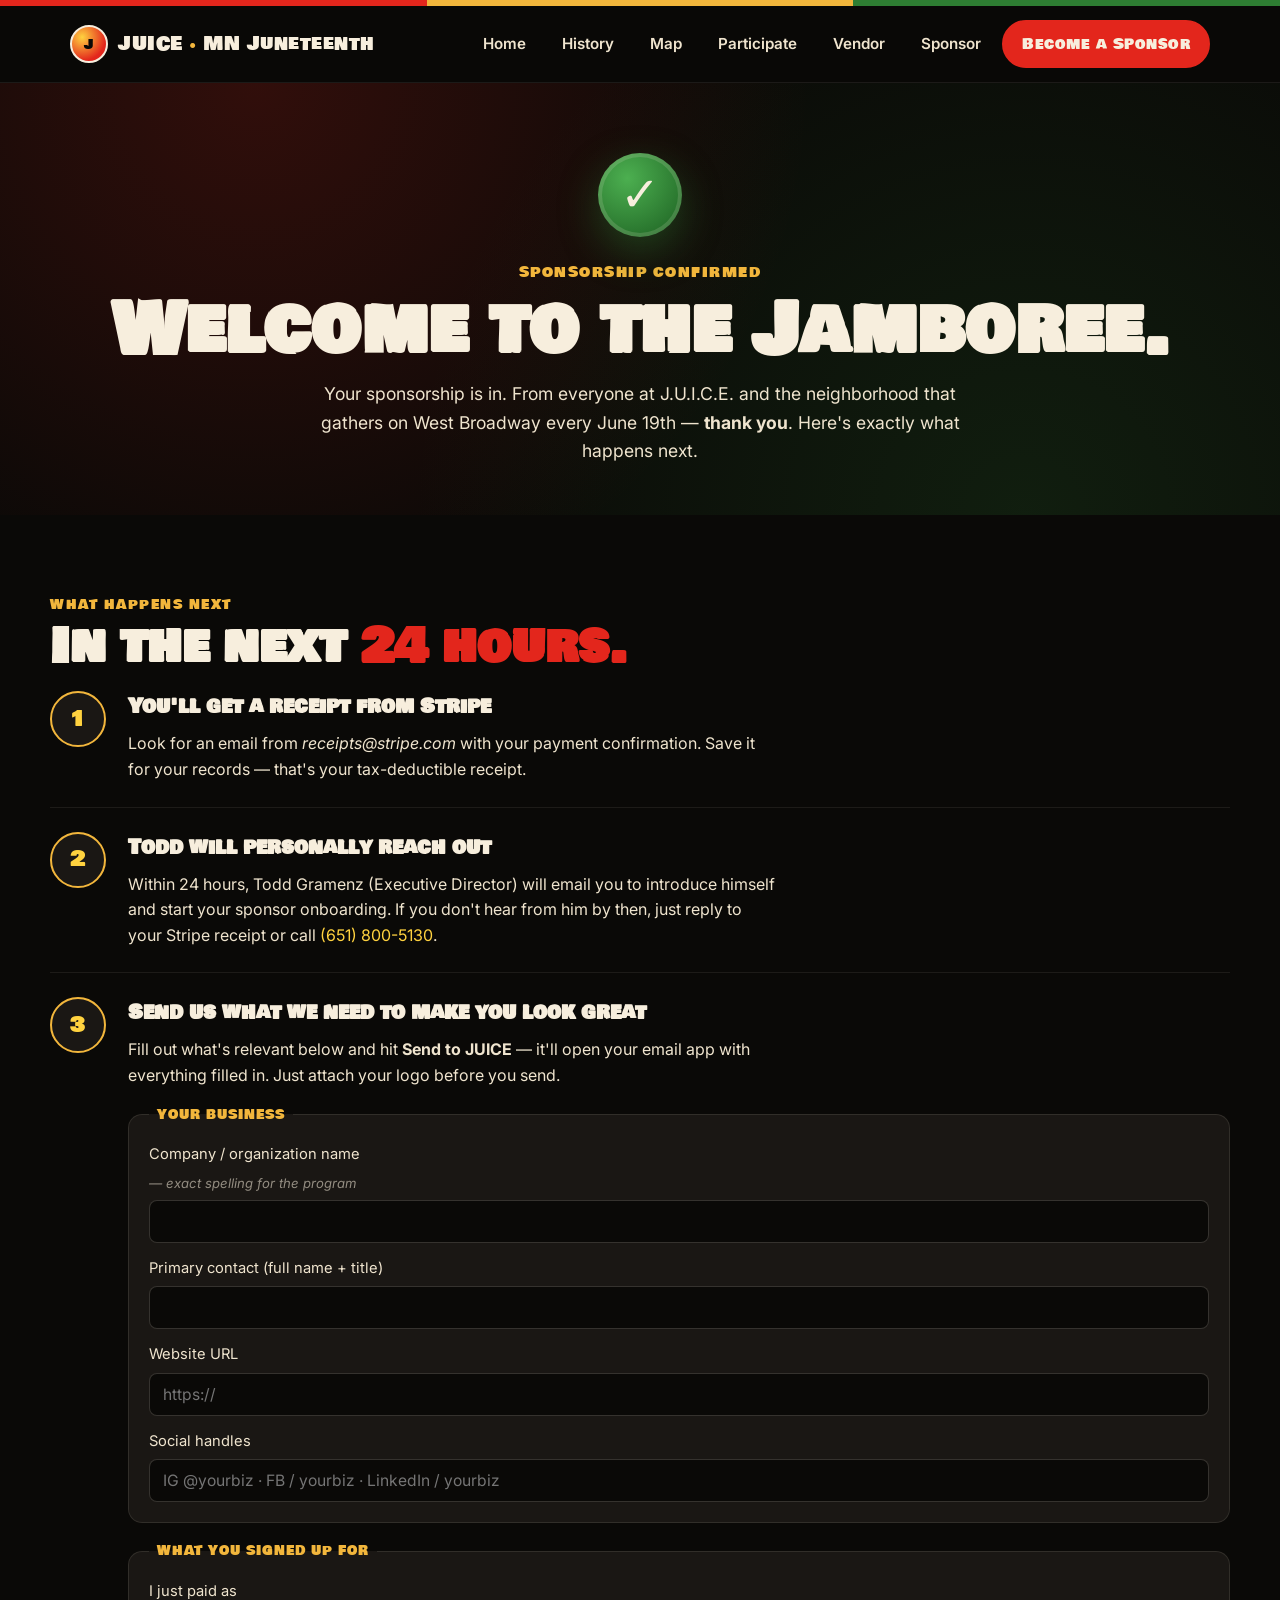
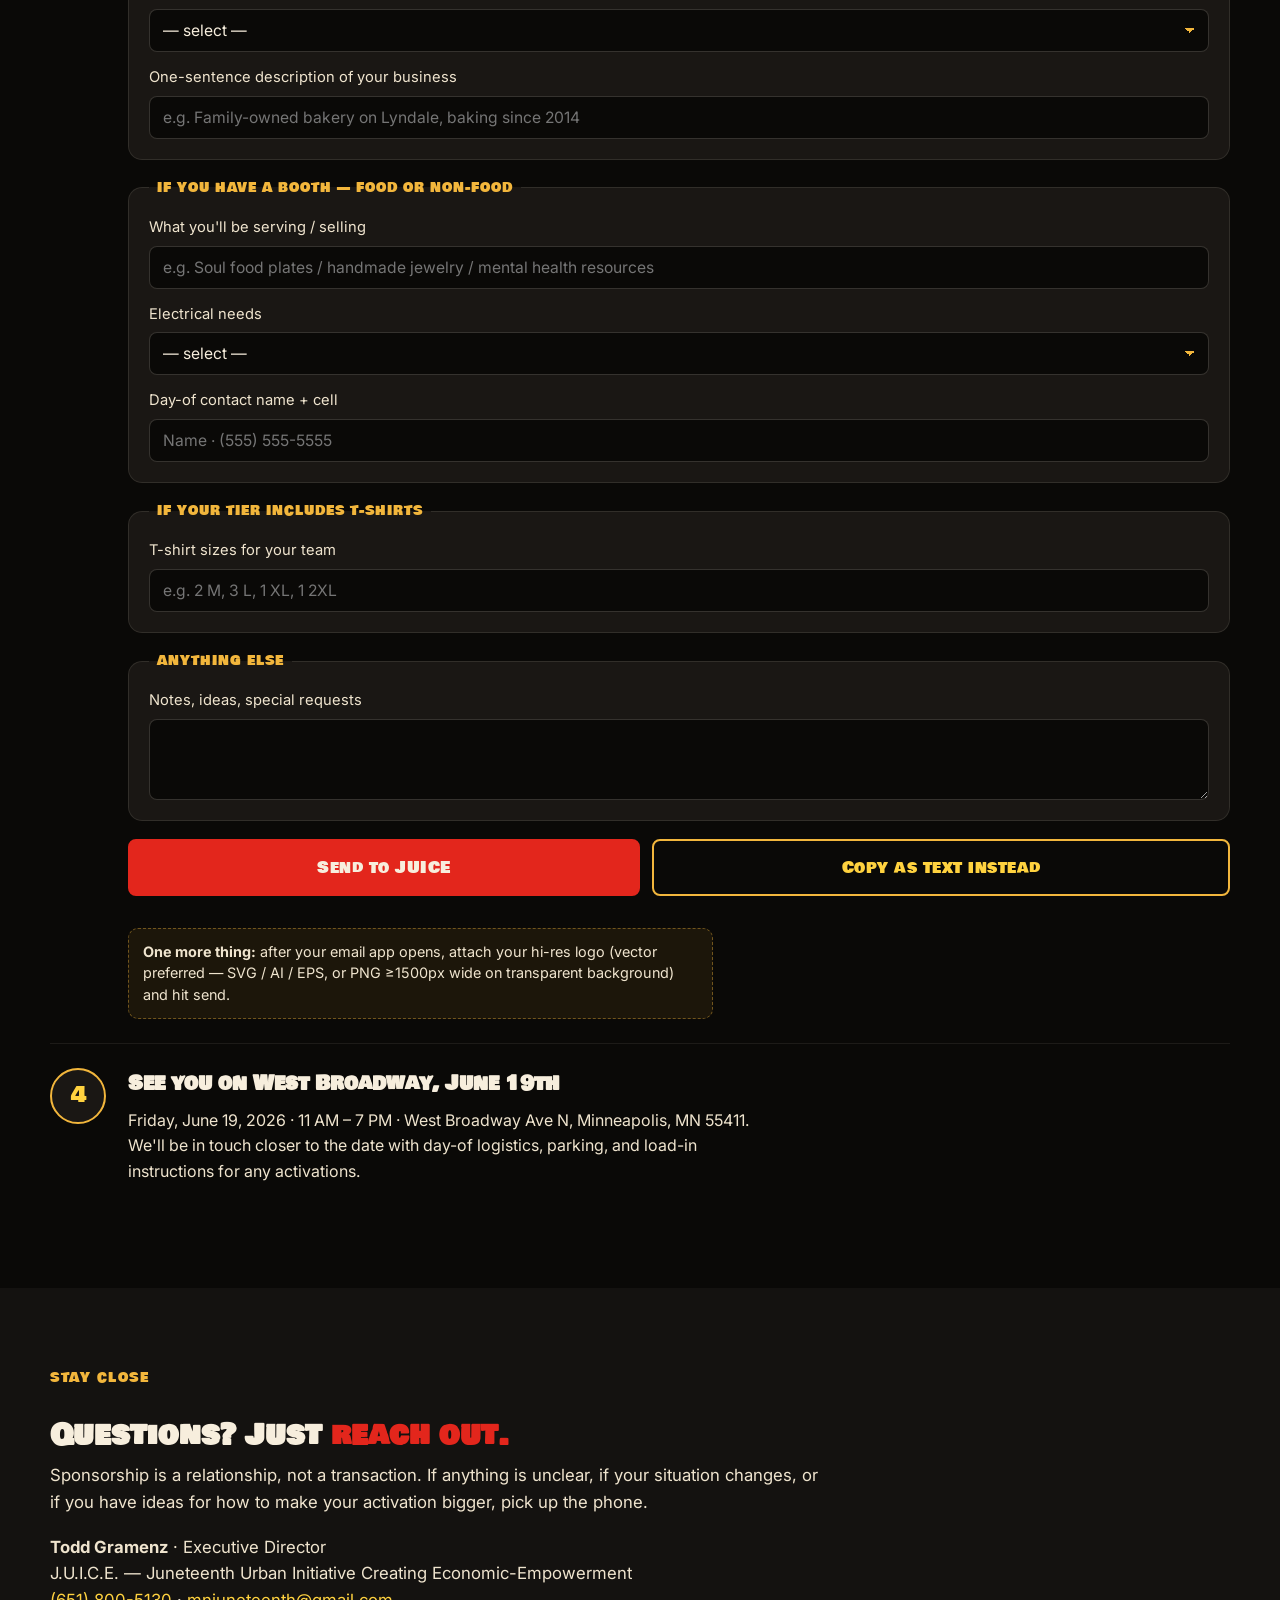
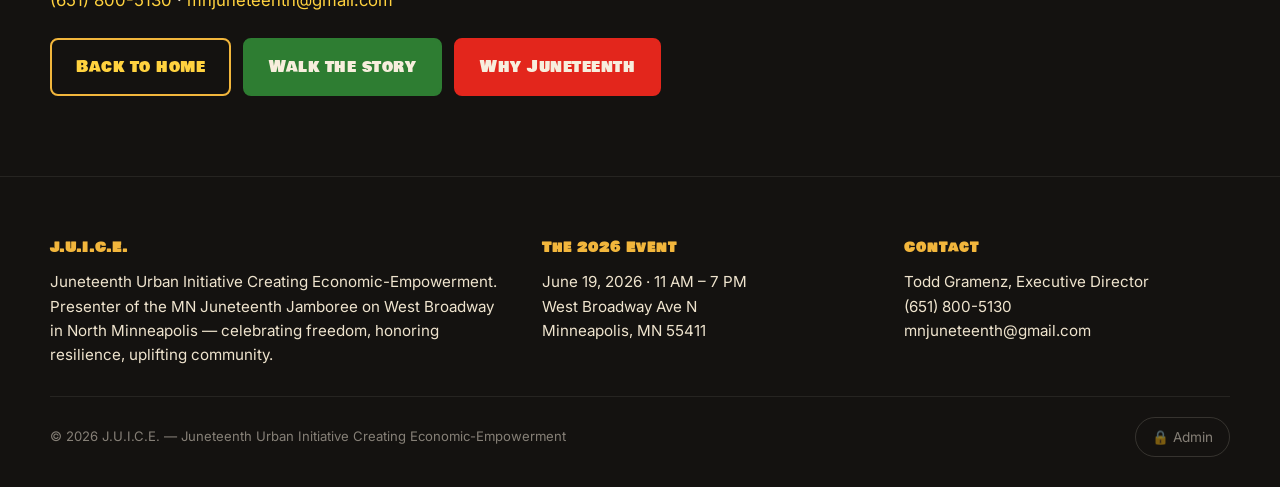
<file: thank-you.html>
<!doctype html>
<html lang="en">
<head>
  <meta charset="utf-8" />
  <meta name="viewport" content="width=device-width, initial-scale=1" />
  <title>Thank You — JUICE MN Juneteenth Jamboree</title>
  <meta name="description" content="Thank you for sponsoring the MN Juneteenth Jamboree. Here's what happens next." />
  <meta name="robots" content="noindex" />
  <link rel="preconnect" href="https://fonts.googleapis.com" />
  <link rel="preconnect" href="https://fonts.gstatic.com" crossorigin />
  <link href="https://fonts.googleapis.com/css2?family=Bowlby+One+SC&family=Alfa+Slab+One&family=Inter:wght@400;500;600;700&display=swap" rel="stylesheet" />
  <link rel="stylesheet" href="assets/css/styles.css" />
  <link rel="icon" type="image/svg+xml" href="assets/images/favicon.svg" />
</head>
<body>

<div class="flag-stripe"></div>

<header class="site-header">
  <nav class="nav" aria-label="Primary">
    <a href="index.html" class="brand">
      <span class="badge">J</span>
      <span>JUICE&nbsp;<span style="color:var(--gold)">·</span>&nbsp;MN&nbsp;Juneteenth</span>
    </a>
    <ul>
      <li><a class="navlink" href="index.html">Home</a></li>
      <li><a class="navlink" href="history.html">History</a></li>
      <li><a class="navlink" href="map.html">Map</a></li>
      <li><a class="navlink" href="participate.html">Participate</a></li>
      <li><a class="navlink" href="vendor.html">Vendor</a></li>
      <li><a class="navlink" href="sponsor.html">Sponsor</a></li>
      <li><a class="donate-cta" href="sponsor.html">Become a Sponsor</a></li>
    </ul>
  </nav>
</header>

<section class="page-hero">
  <div class="thanks-mark" aria-hidden="true">✓</div>
  <div class="eyebrow">SPONSORSHIP CONFIRMED</div>
  <h1>Welcome to the Jamboree.</h1>
  <p>
    Your sponsorship is in. From everyone at J.U.I.C.E. and the
    neighborhood that gathers on West Broadway every June 19th —
    <strong>thank you</strong>. Here's exactly what happens next.
  </p>
</section>

<section class="block">
  <div class="block-inner">
    <div class="section-kicker">What happens next</div>
    <h2 class="section-title">In the next <span class="accent">24 hours.</span></h2>

    <ol class="steps">
      <li class="step">
        <div class="step-num">1</div>
        <div class="step-body">
          <h3>You'll get a receipt from Stripe</h3>
          <p>Look for an email from <em>receipts@stripe.com</em> with your payment confirmation.
             Save it for your records — that's your tax-deductible receipt.</p>
        </div>
      </li>
      <li class="step">
        <div class="step-num">2</div>
        <div class="step-body">
          <h3>Todd will personally reach out</h3>
          <p>Within 24 hours, Todd Gramenz (Executive Director) will email you to introduce himself
             and start your sponsor onboarding. If you don't hear from him by then, just reply to
             your Stripe receipt or call <a href="tel:+16518005130">(651) 800-5130</a>.</p>
        </div>
      </li>
      <li class="step">
        <div class="step-num">3</div>
        <div class="step-body">
          <h3>Send us what we need to make you look great</h3>
          <p>Fill out what's relevant below and hit <strong>Send to JUICE</strong> —
             it'll open your email app with everything filled in. Just attach your logo before you send.</p>

          <form id="onboarding-form" class="onboard-form" novalidate>
            <fieldset>
              <legend>Your business</legend>
              <label>Company / organization name <span class="hint">— exact spelling for the program</span>
                <input type="text" name="company" required />
              </label>
              <label>Primary contact (full name + title)
                <input type="text" name="contact" />
              </label>
              <label>Website URL
                <input type="url" name="website" placeholder="https://" />
              </label>
              <label>Social handles
                <input type="text" name="social" placeholder="IG @yourbiz · FB / yourbiz · LinkedIn / yourbiz" />
              </label>
            </fieldset>

            <fieldset>
              <legend>What you signed up for</legend>
              <label>I just paid as
                <select name="tier">
                  <option value="">— select —</option>
                  <option>Presenting Sponsor ($100,000)</option>
                  <option>Freedom Sponsor ($50,000)</option>
                  <option>Legacy Sponsor ($25,000)</option>
                  <option>Community Sponsor ($10,000)</option>
                  <option>Ally Sponsor ($1,500–$5,000)</option>
                  <option>Food Vendor Booth ($300)</option>
                  <option>Non-Food Vendor Booth ($300)</option>
                  <option>Other</option>
                </select>
              </label>
              <label>One-sentence description of your business
                <input type="text" name="oneliner" placeholder="e.g. Family-owned bakery on Lyndale, baking since 2014" />
              </label>
            </fieldset>

            <fieldset>
              <legend>If you have a booth — food or non-food</legend>
              <label>What you'll be serving / selling
                <input type="text" name="offering" placeholder="e.g. Soul food plates / handmade jewelry / mental health resources" />
              </label>
              <label>Electrical needs
                <select name="power">
                  <option value="">— select —</option>
                  <option>No power needed</option>
                  <option>Yes — standard 110V outlet</option>
                  <option>Yes — heavy duty / 220V</option>
                  <option>Not sure yet</option>
                </select>
              </label>
              <label>Day-of contact name + cell
                <input type="text" name="dayof" placeholder="Name · (555) 555-5555" />
              </label>
            </fieldset>

            <fieldset>
              <legend>If your tier includes t-shirts</legend>
              <label>T-shirt sizes for your team
                <input type="text" name="shirts" placeholder="e.g. 2 M, 3 L, 1 XL, 1 2XL" />
              </label>
            </fieldset>

            <fieldset>
              <legend>Anything else</legend>
              <label>Notes, ideas, special requests
                <textarea name="notes" rows="3"></textarea>
              </label>
            </fieldset>

            <div class="onboard-actions">
              <button type="submit" class="btn btn-primary">Send to JUICE</button>
              <button type="button" id="copy-instead" class="btn btn-secondary">Copy as text instead</button>
            </div>
            <p class="onboard-attach">
              <strong>One more thing:</strong> after your email app opens, attach your hi-res logo
              (vector preferred — SVG / AI / EPS, or PNG ≥1500px wide on transparent background) and hit send.
            </p>
          </form>
        </div>
      </li>
      <li class="step">
        <div class="step-num">4</div>
        <div class="step-body">
          <h3>See you on West Broadway, June 19th</h3>
          <p>Friday, June 19, 2026 · 11 AM – 7 PM · West Broadway Ave N, Minneapolis, MN 55411.
             We'll be in touch closer to the date with day-of logistics, parking, and load-in
             instructions for any activations.</p>
        </div>
      </li>
    </ol>
  </div>
</section>

<section class="block alt">
  <div class="block-inner prose">
    <div class="section-kicker">Stay close</div>
    <h2 class="section-title">Questions? Just <span class="accent">reach out.</span></h2>
    <p>
      Sponsorship is a relationship, not a transaction. If anything is unclear, if your
      situation changes, or if you have ideas for how to make your activation bigger,
      pick up the phone.
    </p>
    <p>
      <strong>Todd Gramenz</strong> · Executive Director<br/>
      J.U.I.C.E. — Juneteenth Urban Initiative Creating Economic-Empowerment<br/>
      <a href="tel:+16518005130">(651) 800-5130</a> ·
      <a href="mailto:mnjuneteenth@gmail.com">mnjuneteenth@gmail.com</a>
    </p>
    <div class="cta-row" style="margin-top:24px;">
      <a class="btn btn-secondary" href="index.html">Back to home</a>
      <a class="btn btn-green" href="map.html">Walk the story</a>
      <a class="btn btn-primary" href="history.html">Why Juneteenth</a>
    </div>
  </div>
</section>

<footer class="site-footer">
  <div class="footer-inner">
    <div>
      <h4>J.U.I.C.E.</h4>
      <p data-editable="footer.about">
        Juneteenth Urban Initiative Creating Economic-Empowerment.
        Presenter of the MN Juneteenth Jamboree on West Broadway in North Minneapolis —
        celebrating freedom, honoring resilience, uplifting community.
      </p>
    </div>
    <div>
      <h4>The 2026 Event</h4>
      <p>June 19, 2026 · 11 AM – 7 PM</p>
      <p>West Broadway Ave N</p>
      <p>Minneapolis, MN 55411</p>
    </div>
    <div>
      <h4>Contact</h4>
      <p>Todd Gramenz, Executive Director</p>
      <p><a href="tel:+16518005130">(651) 800-5130</a></p>
      <p><a href="mailto:mnjuneteenth@gmail.com">mnjuneteenth@gmail.com</a></p>
    </div>
  </div>
  <div class="fine">
    <span>© <span id="year"></span> J.U.I.C.E. — Juneteenth Urban Initiative Creating Economic-Empowerment</span>
    <button class="lock-btn" aria-label="Admin sign in">🔒 Admin</button>
  </div>
</footer>

<div class="admin-overlay" role="dialog" aria-modal="true" aria-label="Admin sign in">
  <div class="admin-modal">
    <h3>Admin sign in</h3>
    <p>Enter the admin password to enable inline editing on this site.</p>
    <input type="password" placeholder="Password" autocomplete="current-password" />
    <div class="row">
      <button class="btn btn-secondary cancel">Cancel</button>
      <button class="btn btn-primary submit">Unlock</button>
    </div>
    <div class="err" role="alert"></div>
  </div>
</div>
<div class="admin-bar" role="status">
  ✏️ Editing on
  <button class="export">Export edits</button>
  <button class="reset">Reset</button>
  <button class="exit">Exit</button>
</div>
<div class="toast" role="status" aria-live="polite"></div>

<script>document.getElementById("year").textContent = new Date().getFullYear();</script>
<script>
  // ----- Onboarding form → mailto: -----
  (function () {
    const form = document.getElementById("onboarding-form");
    if (!form) return;

    // Read context Stripe passed in the success URL.
    const params = new URLSearchParams(location.search);
    const tierParam = (params.get("tier") || "").trim();
    const sessionId = (params.get("cs") || "").trim();

    // Map tier slug → the matching <option> label
    const TIER_LABELS = {
      presenting:      "Presenting Sponsor ($100,000)",
      freedom:         "Freedom Sponsor ($50,000)",
      legacy:          "Legacy Sponsor ($25,000)",
      community:       "Community Sponsor ($10,000)",
      ally:            "Ally Sponsor ($1,500–$5,000)",
      food_vendor:     "Food Vendor Booth ($300)",
      non_food_vendor: "Non-Food Vendor Booth ($300)",
    };
    if (tierParam && TIER_LABELS[tierParam]) {
      const select = form.querySelector('[name="tier"]');
      for (const opt of select.options) {
        if (opt.value === TIER_LABELS[tierParam] || opt.textContent === TIER_LABELS[tierParam]) {
          opt.selected = true;
          break;
        }
      }
    }

    // Section heads in the order they should appear in the email body.
    const SECTIONS = [
      { title: "YOUR BUSINESS", fields: [
          ["company",  "Company / organization"],
          ["contact",  "Primary contact"],
          ["website",  "Website"],
          ["social",   "Social handles"],
      ]},
      { title: "TIER", fields: [
          ["tier",     "Signed up as"],
          ["oneliner", "One-sentence description"],
      ]},
      { title: "BOOTH (food / non-food vendors)", fields: [
          ["offering", "What you'll be serving / selling"],
          ["power",    "Electrical needs"],
          ["dayof",    "Day-of contact"],
      ]},
      { title: "T-SHIRTS", fields: [
          ["shirts",   "T-shirt sizes"],
      ]},
      { title: "NOTES", fields: [
          ["notes",    "Anything else"],
      ]},
    ];

    function getValues() {
      const fd = new FormData(form);
      const out = {};
      for (const [k, v] of fd.entries()) out[k] = (v || "").trim();
      return out;
    }

    function buildEmail() {
      const vals = getValues();

      const company = vals.company || "[Your Company]";
      const subject = `Sponsor / Vendor Onboarding — ${company}`;

      let body = "Hi Todd,\n\nHere are our details for the 2026 MN Juneteenth Jamboree.\n\n";

      // Payment identifier (so Todd can match this email to the Stripe charge)
      if (sessionId || tierParam) {
        body += "--- PAYMENT ---\n";
        if (tierParam && TIER_LABELS[tierParam]) {
          body += `Tier: ${TIER_LABELS[tierParam]}\n`;
        }
        if (sessionId) {
          body += `Stripe Session ID: ${sessionId}\n`;
        }
        body += "\n";
      }

      for (const sec of SECTIONS) {
        // Only include a section if at least one of its fields has a value
        const populated = sec.fields.filter(([k]) => vals[k]);
        if (populated.length === 0) continue;
        body += `--- ${sec.title} ---\n`;
        for (const [k, label] of populated) {
          body += `${label}: ${vals[k]}\n`;
        }
        body += "\n";
      }

      body += "Logo attached.\n\nThanks!\n";
      return { subject, body };
    }

    function buildMailto() {
      const { subject, body } = buildEmail();
      return "mailto:mnjuneteenth@gmail.com"
        + "?subject=" + encodeURIComponent(subject)
        + "&body="    + encodeURIComponent(body);
    }

    function showToast(msg) {
      const t = document.querySelector(".toast");
      if (!t) return;
      t.textContent = msg;
      t.classList.add("show");
      setTimeout(() => t.classList.remove("show"), 2400);
    }

    form.addEventListener("submit", (e) => {
      e.preventDefault();
      if (!form.querySelector('[name="company"]').value.trim()) {
        showToast("Please add your company name first");
        form.querySelector('[name="company"]').focus();
        return;
      }
      window.location.href = buildMailto();
    });

    document.getElementById("copy-instead").addEventListener("click", async () => {
      const { subject, body } = buildEmail();
      const text =
        "To: mnjuneteenth@gmail.com\n" +
        "Subject: " + subject + "\n\n" +
        body;
      try {
        await navigator.clipboard.writeText(text);
        showToast("Copied — paste it into any email app");
      } catch {
        // Fallback for older browsers / restricted contexts
        const ta = document.createElement("textarea");
        ta.value = text;
        document.body.appendChild(ta);
        ta.select();
        document.execCommand("copy");
        ta.remove();
        showToast("Copied — paste it into any email app");
      }
    });
  })();
</script>
<script src="assets/js/app.js"></script>
</body>
</html>
</file>
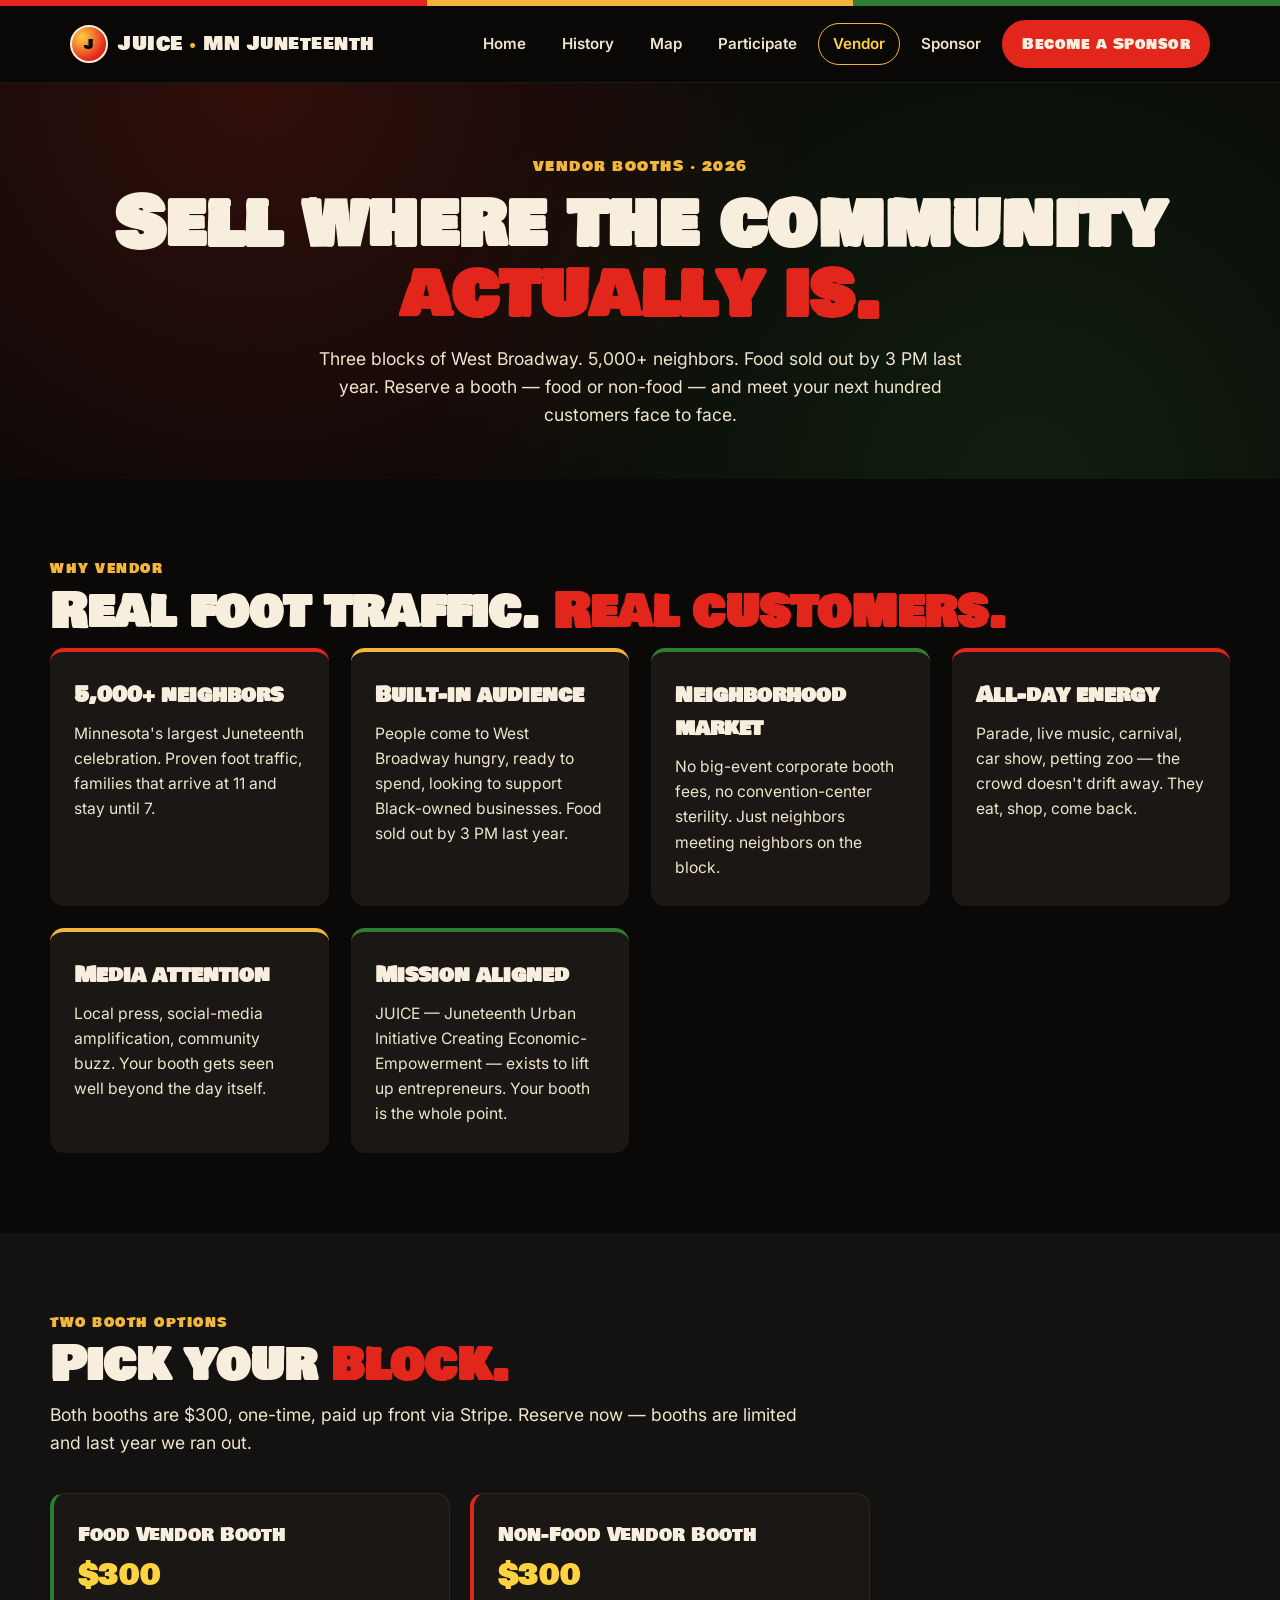
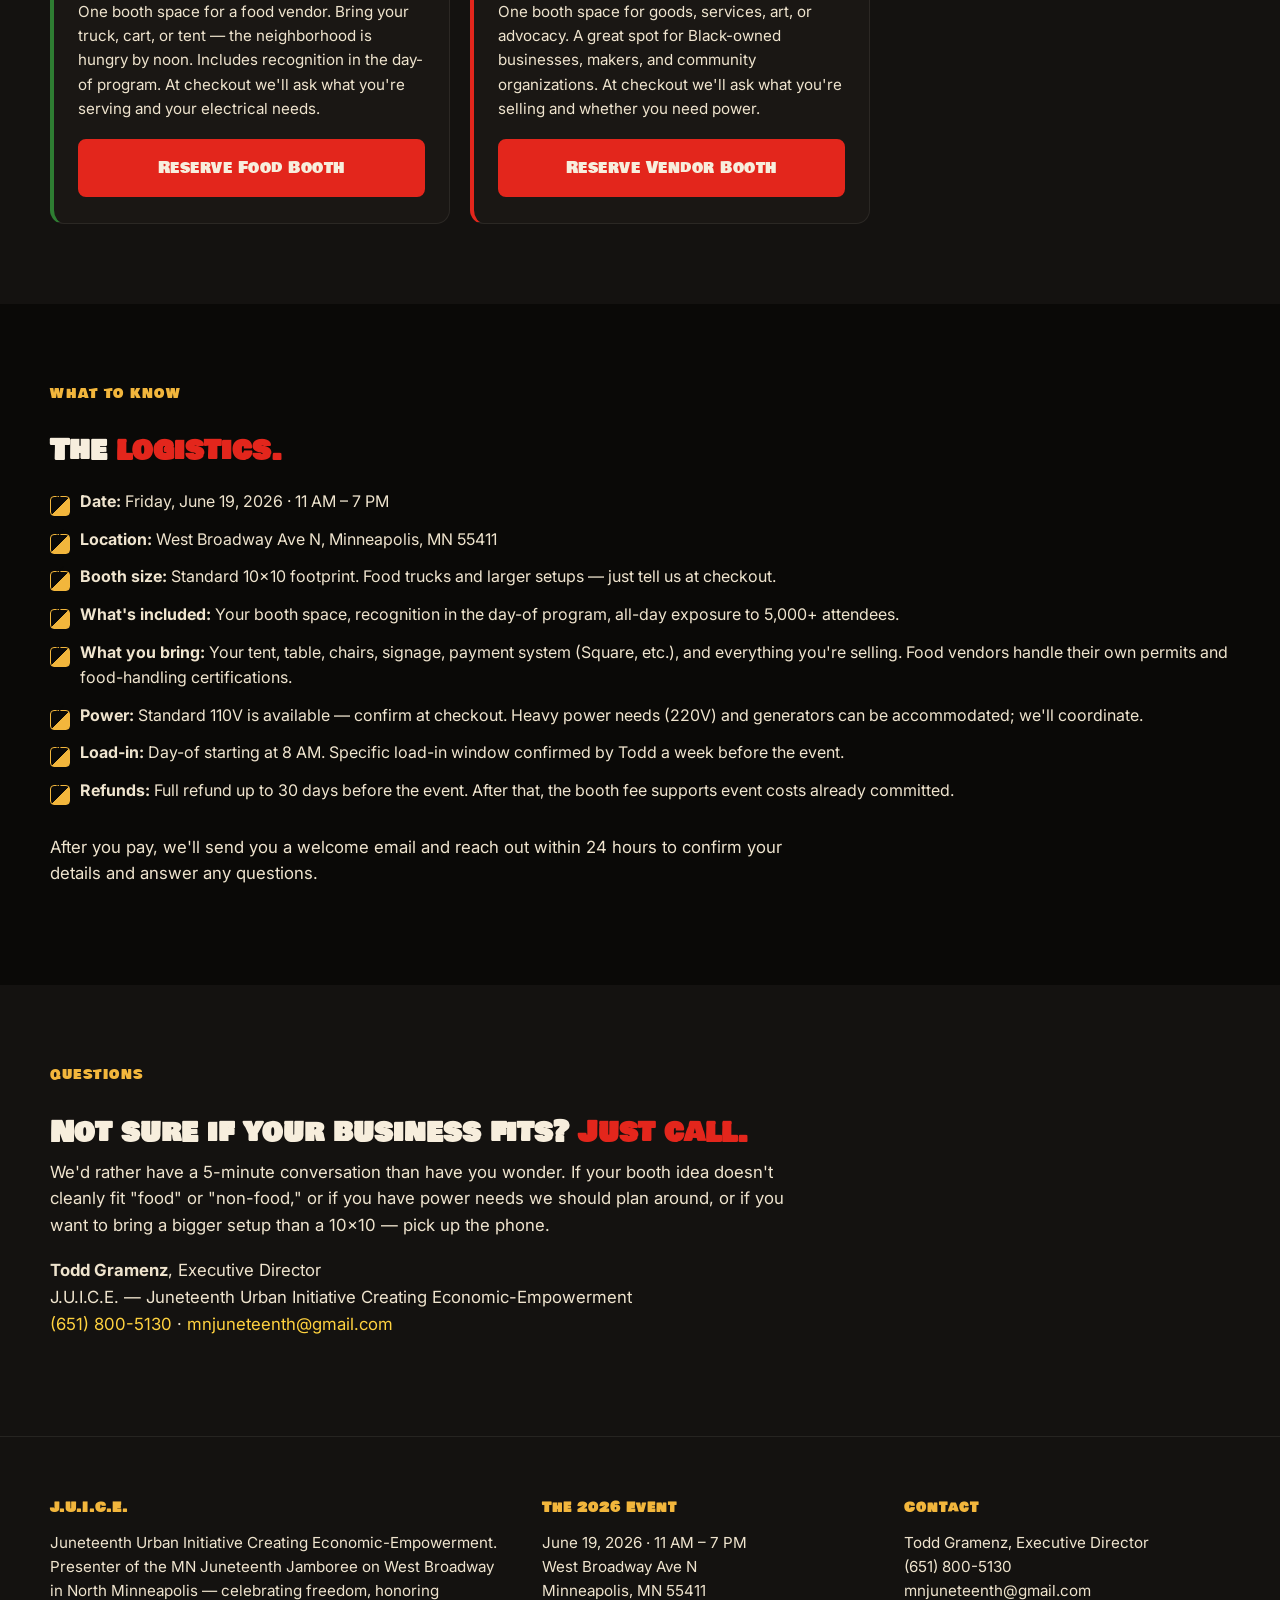
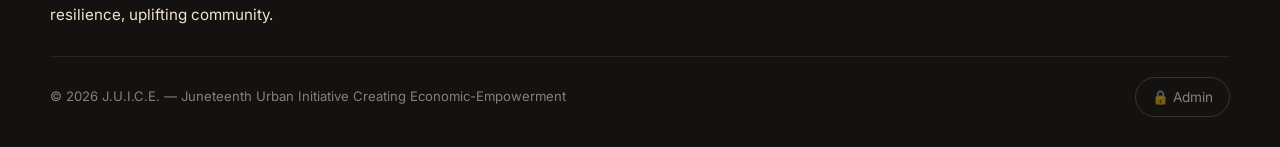
<file: vendor.html>
<!doctype html>
<html lang="en">
<head>
  <meta charset="utf-8" />
  <meta name="viewport" content="width=device-width, initial-scale=1" />
  <title>Vendor Booths — MN Juneteenth Jamboree | JUICE</title>
  <meta name="description" content="Reserve a $300 food or non-food vendor booth at the 2026 MN Juneteenth Jamboree on West Broadway, Minneapolis. June 19, 2026 · 5,000+ attendees." />
  <link rel="preconnect" href="https://fonts.googleapis.com" />
  <link rel="preconnect" href="https://fonts.gstatic.com" crossorigin />
  <link href="https://fonts.googleapis.com/css2?family=Bowlby+One+SC&family=Alfa+Slab+One&family=Inter:wght@400;500;600;700&display=swap" rel="stylesheet" />
  <link rel="stylesheet" href="assets/css/styles.css" />
  <link rel="icon" type="image/svg+xml" href="assets/images/favicon.svg" />
</head>
<body>

<div class="flag-stripe"></div>

<header class="site-header">
  <nav class="nav" aria-label="Primary">
    <a href="index.html" class="brand">
      <span class="badge">J</span>
      <span>JUICE&nbsp;<span style="color:var(--gold)">·</span>&nbsp;MN&nbsp;Juneteenth</span>
    </a>
    <ul>
      <li><a class="navlink" href="index.html">Home</a></li>
      <li><a class="navlink" href="history.html">History</a></li>
      <li><a class="navlink" href="map.html">Map</a></li>
      <li><a class="navlink" href="participate.html">Participate</a></li>
      <li><a class="navlink" href="vendor.html">Vendor</a></li>
      <li><a class="navlink" href="sponsor.html">Sponsor</a></li>
      <li><a class="donate-cta" href="sponsor.html">Become a Sponsor</a></li>
    </ul>
  </nav>
</header>

<section class="page-hero">
  <div class="eyebrow">VENDOR BOOTHS · 2026</div>
  <h1 data-editable="vd.h1">Sell where the community <span style="color:var(--red)">actually is.</span></h1>
  <p data-editable="vd.lede">
    Three blocks of West Broadway. 5,000+ neighbors. Food sold out by 3 PM
    last year. Reserve a booth — food or non-food — and meet your next
    hundred customers face to face.
  </p>
</section>

<!-- Why vendor -->
<section class="block">
  <div class="block-inner">
    <div class="section-kicker">Why vendor</div>
    <h2 class="section-title">Real foot traffic. <span class="accent">Real customers.</span></h2>
    <div class="pillars">
      <article class="pillar">
        <h3>5,000+ neighbors</h3>
        <p>Minnesota's largest Juneteenth celebration. Proven foot traffic, families that arrive at 11 and stay until 7.</p>
      </article>
      <article class="pillar">
        <h3>Built-in audience</h3>
        <p>People come to West Broadway hungry, ready to spend, looking to support Black-owned businesses. Food sold out by 3 PM last year.</p>
      </article>
      <article class="pillar">
        <h3>Neighborhood market</h3>
        <p>No big-event corporate booth fees, no convention-center sterility. Just neighbors meeting neighbors on the block.</p>
      </article>
      <article class="pillar">
        <h3>All-day energy</h3>
        <p>Parade, live music, carnival, car show, petting zoo — the crowd doesn't drift away. They eat, shop, come back.</p>
      </article>
      <article class="pillar">
        <h3>Media attention</h3>
        <p>Local press, social-media amplification, community buzz. Your booth gets seen well beyond the day itself.</p>
      </article>
      <article class="pillar">
        <h3>Mission aligned</h3>
        <p>JUICE — Juneteenth Urban Initiative Creating Economic-Empowerment — exists to lift up entrepreneurs. Your booth is the whole point.</p>
      </article>
    </div>
  </div>
</section>

<!-- Booths -->
<section class="block alt">
  <div class="block-inner">
    <div class="section-kicker">Two booth options</div>
    <h2 class="section-title">Pick your <span class="accent">block.</span></h2>
    <p class="section-lede">
      Both booths are $300, one-time, paid up front via Stripe. Reserve now — booths are
      limited and last year we ran out.
    </p>

    <div class="vendor-grid">
      <div class="vendor-card">
        <div class="vendor-name">Food Vendor Booth</div>
        <div class="vendor-price">$300</div>
        <p class="vendor-blurb">
          One booth space for a food vendor. Bring your truck, cart, or tent —
          the neighborhood is hungry by noon. Includes recognition in the
          day-of program. At checkout we'll ask what you're serving and your
          electrical needs.
        </p>
        <button class="btn btn-primary" data-tier="food_vendor">Reserve Food Booth</button>
      </div>

      <div class="vendor-card">
        <div class="vendor-name">Non-Food Vendor Booth</div>
        <div class="vendor-price">$300</div>
        <p class="vendor-blurb">
          One booth space for goods, services, art, or advocacy. A great spot
          for Black-owned businesses, makers, and community organizations.
          At checkout we'll ask what you're selling and whether you need power.
        </p>
        <button class="btn btn-primary" data-tier="non_food_vendor">Reserve Vendor Booth</button>
      </div>
    </div>
  </div>
</section>

<!-- What to know -->
<section class="block">
  <div class="block-inner prose">
    <div class="section-kicker">What to know</div>
    <h2 class="section-title">The <span class="accent">logistics.</span></h2>

    <ul class="checklist" style="margin-top:18px;">
      <li><strong>Date:</strong> Friday, June 19, 2026 · 11 AM – 7 PM</li>
      <li><strong>Location:</strong> West Broadway Ave N, Minneapolis, MN 55411</li>
      <li><strong>Booth size:</strong> Standard 10×10 footprint. Food trucks and larger setups — just tell us at checkout.</li>
      <li><strong>What's included:</strong> Your booth space, recognition in the day-of program, all-day exposure to 5,000+ attendees.</li>
      <li><strong>What you bring:</strong> Your tent, table, chairs, signage, payment system (Square, etc.), and everything you're selling. Food vendors handle their own permits and food-handling certifications.</li>
      <li><strong>Power:</strong> Standard 110V is available — confirm at checkout. Heavy power needs (220V) and generators can be accommodated; we'll coordinate.</li>
      <li><strong>Load-in:</strong> Day-of starting at 8 AM. Specific load-in window confirmed by Todd a week before the event.</li>
      <li><strong>Refunds:</strong> Full refund up to 30 days before the event. After that, the booth fee supports event costs already committed.</li>
    </ul>

    <p style="margin-top:24px;">
      After you pay, we'll send you a welcome email and reach out within 24 hours
      to confirm your details and answer any questions.
    </p>
  </div>
</section>

<!-- The ask -->
<section class="block alt">
  <div class="block-inner prose">
    <div class="section-kicker">Questions</div>
    <h2 class="section-title">Not sure if your business fits? <span class="accent">Just call.</span></h2>
    <p data-editable="vd.ask">
      We'd rather have a 5-minute conversation than have you wonder. If your booth
      idea doesn't cleanly fit "food" or "non-food," or if you have power needs we
      should plan around, or if you want to bring a bigger setup than a 10×10 —
      pick up the phone.
    </p>
    <p>
      <strong>Todd Gramenz</strong>, Executive Director<br/>
      J.U.I.C.E. — Juneteenth Urban Initiative Creating Economic-Empowerment<br/>
      <a href="tel:+16518005130">(651) 800-5130</a> ·
      <a href="mailto:mnjuneteenth@gmail.com">mnjuneteenth@gmail.com</a>
    </p>
  </div>
</section>

<footer class="site-footer">
  <div class="footer-inner">
    <div>
      <h4>J.U.I.C.E.</h4>
      <p data-editable="footer.about">
        Juneteenth Urban Initiative Creating Economic-Empowerment.
        Presenter of the MN Juneteenth Jamboree on West Broadway in North Minneapolis —
        celebrating freedom, honoring resilience, uplifting community.
      </p>
    </div>
    <div>
      <h4>The 2026 Event</h4>
      <p>June 19, 2026 · 11 AM – 7 PM</p>
      <p>West Broadway Ave N</p>
      <p>Minneapolis, MN 55411</p>
    </div>
    <div>
      <h4>Contact</h4>
      <p>Todd Gramenz, Executive Director</p>
      <p><a href="tel:+16518005130">(651) 800-5130</a></p>
      <p><a href="mailto:mnjuneteenth@gmail.com">mnjuneteenth@gmail.com</a></p>
    </div>
  </div>
  <div class="fine">
    <span>© <span id="year"></span> J.U.I.C.E. — Juneteenth Urban Initiative Creating Economic-Empowerment</span>
    <button class="lock-btn" aria-label="Admin sign in">🔒 Admin</button>
  </div>
</footer>

<div class="admin-overlay" role="dialog" aria-modal="true" aria-label="Admin sign in">
  <div class="admin-modal">
    <h3>Admin sign in</h3>
    <p>Enter the admin password to enable inline editing on this site.</p>
    <input type="password" placeholder="Password" autocomplete="current-password" />
    <div class="row">
      <button class="btn btn-secondary cancel">Cancel</button>
      <button class="btn btn-primary submit">Unlock</button>
    </div>
    <div class="err" role="alert"></div>
  </div>
</div>
<div class="admin-bar" role="status">
  ✏️ Editing on
  <button class="export">Export edits</button>
  <button class="reset">Reset</button>
  <button class="exit">Exit</button>
</div>
<div class="toast" role="status" aria-live="polite"></div>

<script>document.getElementById("year").textContent = new Date().getFullYear();</script>
<script src="assets/js/sponsor.js"></script>
<script src="assets/js/app.js"></script>
</body>
</html>
</file>
<file: assets/css/styles.css>
/* ============================================================
   JUICE — MN Juneteenth Jamboree
   Color scheme + typography drawn directly from the JUICE Flyer.
   Pan-African red / gold / green on deep black.
   ============================================================ */

:root {
  --black: #0a0907;
  --black-soft: #141210;
  --black-card: #1a1714;
  --cream: #f7eedd;
  --cream-soft: #efe4ce;
  --red: #e3261c;
  --red-deep: #a4170f;
  --gold: #f2b63c;
  --gold-bright: #ffd23f;
  --green: #2e7d32;
  --green-deep: #1b5e20;
  --orange: #f07028;

  --font-display: "Bowlby One SC", "Alfa Slab One", Impact, sans-serif;
  --font-slab: "Alfa Slab One", "Bowlby One SC", serif;
  --font-body: "Inter", -apple-system, BlinkMacSystemFont, "Segoe UI", sans-serif;

  --max: 1180px;
  --radius: 14px;
}

* { box-sizing: border-box; margin: 0; padding: 0; }

html { scroll-behavior: smooth; }

body {
  font-family: var(--font-body);
  background: var(--black);
  color: var(--cream);
  line-height: 1.6;
  -webkit-font-smoothing: antialiased;
  overflow-x: hidden;
}

img { max-width: 100%; display: block; }

a { color: var(--gold-bright); text-decoration: none; }
a:hover { color: var(--cream); }

/* ----- Pan-African flag stripe used as accent ----- */
.flag-stripe {
  height: 6px;
  background:
    linear-gradient(to right,
      var(--red) 0 33.33%,
      var(--gold) 33.33% 66.66%,
      var(--green) 66.66% 100%);
}

/* ----- Header / nav ----- */
.site-header {
  position: sticky;
  top: 0;
  z-index: 50;
  background: rgba(10,9,7,0.94);
  backdrop-filter: blur(8px);
  -webkit-backdrop-filter: blur(8px);
  border-bottom: 1px solid rgba(247,238,221,0.08);
}
.nav {
  position: relative;
  max-width: var(--max);
  margin: 0 auto;
  padding: 14px 20px;
  display: flex;
  align-items: center;
  justify-content: space-between;
  gap: 16px;
}
.brand {
  display: flex; align-items: center; gap: 10px;
  font-family: var(--font-display);
  letter-spacing: 0.5px;
  font-size: 1.2rem;
  color: var(--cream);
  flex-shrink: 0;
}
.brand .badge {
  width: 38px; height: 38px;
  border-radius: 50%;
  background: radial-gradient(circle at 30% 30%, var(--gold-bright), var(--red) 70%);
  display: grid; place-items: center;
  color: var(--black);
  font-family: var(--font-display);
  font-size: 0.9rem;
  border: 2px solid var(--cream);
}
.nav ul {
  list-style: none;
  display: flex; gap: 6px;
  align-items: center;
  flex-wrap: nowrap;
}
.nav a.navlink {
  display: inline-flex; align-items: center;
  min-height: 40px;
  padding: 8px 14px;
  border-radius: 999px;
  font-weight: 600;
  font-size: 0.95rem;
  color: var(--cream-soft);
  border: 1px solid transparent;
}
.nav a.navlink:hover, .nav a.navlink.active {
  border-color: var(--gold);
  color: var(--gold-bright);
}
.nav .donate-cta {
  display: inline-flex; align-items: center;
  min-height: 40px;
  background: var(--red);
  color: var(--cream);
  padding: 10px 18px;
  border-radius: 999px;
  font-family: var(--font-display);
  letter-spacing: 0.5px;
  border: 2px solid var(--red);
  font-size: 0.95rem;
}
.nav .donate-cta:hover {
  background: var(--gold);
  border-color: var(--gold);
  color: var(--black);
}

/* Hamburger (injected by app.js on mobile) */
.nav-toggle {
  display: none;
  width: 44px; height: 44px;
  border-radius: 10px;
  border: 1px solid rgba(247,238,221,0.18);
  background: transparent;
  color: var(--cream);
  cursor: pointer;
  align-items: center;
  justify-content: center;
  padding: 0;
}
.nav-toggle:hover { border-color: var(--gold); color: var(--gold); }
.nav-toggle svg { width: 22px; height: 22px; }
.nav-toggle .icon-x { display: none; }
.nav.open .nav-toggle .icon-menu { display: none; }
.nav.open .nav-toggle .icon-x { display: block; }

@media (max-width: 760px) {
  .nav { padding: 12px 16px; }
  .brand { font-size: 1.05rem; }
  .brand .badge { width: 34px; height: 34px; }
  .nav-toggle { display: inline-flex; }
  .nav ul {
    position: absolute;
    top: 100%; left: 0; right: 0;
    flex-direction: column;
    gap: 0;
    background: rgba(10,9,7,0.98);
    border-bottom: 1px solid rgba(247,238,221,0.08);
    padding: 8px 16px 16px;
    transform: translateY(-12px);
    opacity: 0;
    pointer-events: none;
    transition: opacity .18s ease, transform .18s ease;
    box-shadow: 0 20px 40px rgba(0,0,0,0.5);
  }
  .nav.open ul {
    opacity: 1;
    transform: translateY(0);
    pointer-events: auto;
  }
  .nav ul li { width: 100%; }
  .nav a.navlink, .nav .donate-cta {
    width: 100%;
    justify-content: center;
    min-height: 48px;
    border-radius: 10px;
    margin-top: 6px;
    font-size: 1rem;
  }
}

/* ----- Hero (homepage) ----- */
.hero {
  position: relative;
  background: var(--black);
  padding: 56px 22px 40px;
  overflow: hidden;
}
@media (max-width: 600px) { .hero { padding: 32px 18px 28px; } }
.hero::before {
  content: "";
  position: absolute; inset: 0;
  background:
    radial-gradient(circle at 80% 20%, rgba(242,182,60,0.18), transparent 50%),
    radial-gradient(circle at 10% 80%, rgba(227,38,28,0.18), transparent 55%),
    radial-gradient(circle at 50% 100%, rgba(46,125,50,0.18), transparent 60%);
  pointer-events: none;
}
.hero-grid {
  position: relative;
  max-width: var(--max);
  margin: 0 auto;
  display: grid;
  grid-template-columns: 1.05fr 0.95fr;
  gap: 48px;
  align-items: center;
}
@media (max-width: 880px) {
  .hero-grid { grid-template-columns: 1fr; }
}

.hero-portrait {
  position: relative;
  border-radius: var(--radius);
  overflow: hidden;
  box-shadow: 0 30px 80px rgba(0,0,0,0.5), 0 0 0 1px rgba(247,238,221,0.08);
}
.hero-portrait img { width: 100%; height: auto; }
.hero-portrait::after {
  content: "";
  position: absolute; left: 0; right: 0; bottom: 0; height: 8px;
  background:
    linear-gradient(to right,
      var(--red) 0 33.33%, var(--gold) 33.33% 66.66%, var(--green) 66.66% 100%);
}

.hero-copy .eyebrow {
  display: inline-block;
  font-family: var(--font-display);
  background: var(--red);
  color: var(--cream);
  padding: 6px 14px;
  border-radius: 4px;
  letter-spacing: 1.5px;
  font-size: 0.78rem;
  margin-bottom: 18px;
}
.hero-copy h1 {
  font-family: var(--font-display);
  font-size: clamp(2.6rem, 6.5vw, 5.2rem);
  line-height: 0.95;
  letter-spacing: -0.5px;
  margin-bottom: 18px;
  color: var(--cream);
}
.hero-copy h1 .red { color: var(--red); }
.hero-copy h1 .gold { color: var(--gold-bright); }
.hero-copy h1 .green { color: #4caf50; }
.hero-copy .lede {
  font-size: 1.18rem;
  color: var(--cream-soft);
  margin-bottom: 26px;
  max-width: 50ch;
}

.event-tile {
  background: var(--black-card);
  border: 1px solid rgba(242,182,60,0.25);
  border-radius: var(--radius);
  padding: 20px 22px;
  margin-bottom: 24px;
  display: grid;
  grid-template-columns: max-content 1fr;
  gap: 10px 18px;
  font-family: var(--font-body);
}
.event-tile dt {
  font-family: var(--font-display);
  color: var(--gold);
  letter-spacing: 1px;
  font-size: 0.78rem;
  align-self: center;
}
.event-tile dd { color: var(--cream); font-weight: 600; word-wrap: break-word; min-width: 0; }
@media (max-width: 480px) {
  .event-tile { padding: 16px 18px; gap: 4px 0; grid-template-columns: 1fr; }
  .event-tile dt { font-size: 0.72rem; margin-top: 8px; }
  .event-tile dt:first-child { margin-top: 0; }
  .event-tile dd { font-size: 1rem; }
}

.cta-row { display: flex; gap: 12px; flex-wrap: wrap; }
@media (max-width: 600px) {
  .cta-row { gap: 10px; }
  .cta-row .btn { flex: 1 1 100%; text-align: center; }
}
.btn {
  display: inline-block;
  font-family: var(--font-display);
  letter-spacing: 0.5px;
  padding: 14px 24px;
  border-radius: 8px;
  border: 2px solid transparent;
  cursor: pointer;
  font-size: 1rem;
  transition: transform .15s ease, background .15s ease, color .15s ease;
}
.btn:hover { transform: translateY(-2px); }
.btn-primary { background: var(--red); color: var(--cream); border-color: var(--red); }
.btn-primary:hover { background: var(--gold); color: var(--black); border-color: var(--gold); }
.btn-secondary { background: transparent; color: var(--gold-bright); border-color: var(--gold); }
.btn-secondary:hover { background: var(--gold); color: var(--black); }
.btn-green { background: var(--green); color: var(--cream); border-color: var(--green); }
.btn-green:hover { background: var(--gold); color: var(--black); border-color: var(--gold); }
.btn-gold { background: var(--gold); color: var(--black); border-color: var(--gold); }
.btn-gold:hover { background: var(--gold-bright); color: var(--black); border-color: var(--gold-bright); }

/* ----- Marquee of features ----- */
.feature-strip {
  background: var(--black-soft);
  padding: 36px 22px;
  border-top: 1px solid rgba(247,238,221,0.06);
  border-bottom: 1px solid rgba(247,238,221,0.06);
}
.feature-grid {
  max-width: var(--max);
  margin: 0 auto;
  display: grid;
  grid-template-columns: repeat(auto-fit, minmax(140px, 1fr));
  gap: 14px;
  text-align: center;
}
.feature-grid .feat {
  font-family: var(--font-display);
  font-size: 1.15rem;
  letter-spacing: 0.5px;
  padding: 14px 10px;
  border-radius: 10px;
  border: 1px solid rgba(247,238,221,0.1);
}
@media (max-width: 600px) {
  .feature-strip { padding: 24px 16px; }
  .feature-grid {
    grid-template-columns: repeat(2, 1fr);
    gap: 10px;
  }
  .feature-grid .feat { font-size: 0.95rem; padding: 12px 6px; }
}
.feat.red { color: var(--red); }
.feat.gold { color: var(--gold-bright); }
.feat.green { color: #4caf50; }
.feat.cream { color: var(--cream); }

/* ----- Generic section ----- */
section.block {
  padding: 80px 24px;
}
@media (max-width: 600px) { section.block { padding: 48px 18px; } }
section.block.alt { background: var(--black-soft); }
.block-inner {
  max-width: var(--max);
  margin: 0 auto;
}
.section-title {
  font-family: var(--font-display);
  font-size: clamp(1.9rem, 4vw, 3rem);
  line-height: 1;
  margin-bottom: 12px;
  color: var(--cream);
}
.section-title .accent { color: var(--red); }
.section-kicker {
  font-family: var(--font-display);
  letter-spacing: 1.5px;
  font-size: 0.8rem;
  color: var(--gold);
  margin-bottom: 8px;
  text-transform: uppercase;
}
.section-lede {
  color: var(--cream-soft);
  font-size: 1.1rem;
  max-width: 70ch;
  margin-bottom: 36px;
}

/* ----- Mission / pillars ----- */
.pillars {
  display: grid;
  grid-template-columns: repeat(auto-fit, minmax(240px, 1fr));
  gap: 22px;
}
.pillar {
  background: var(--black-card);
  border-radius: var(--radius);
  padding: 26px 24px;
  border-top: 4px solid var(--gold);
}
.pillar:nth-child(3n+1) { border-top-color: var(--red); }
.pillar:nth-child(3n+2) { border-top-color: var(--gold); }
.pillar:nth-child(3n+3) { border-top-color: var(--green); }
.pillar h3 {
  font-family: var(--font-display);
  font-size: 1.3rem;
  margin-bottom: 10px;
  color: var(--cream);
}
.pillar p { color: var(--cream-soft); font-size: 0.98rem; }

/* ----- Legacy / Michelle Gibson tribute ----- */
.tribute {
  background: linear-gradient(135deg, var(--black) 0%, var(--black-card) 100%);
  border: 1px solid rgba(242,182,60,0.3);
  border-radius: var(--radius);
  padding: 40px 36px;
  display: grid;
  grid-template-columns: 90px 1fr;
  gap: 28px;
  align-items: center;
}
@media (max-width: 600px) { .tribute { grid-template-columns: 1fr; text-align: center; } }
.tribute .candle {
  width: 90px; height: 90px;
  border-radius: 50%;
  background: radial-gradient(circle at 50% 35%, var(--gold-bright), var(--red) 65%, var(--red-deep));
  display: grid; place-items: center;
  font-family: var(--font-display);
  font-size: 2rem; color: var(--black);
  box-shadow: 0 0 40px rgba(242,182,60,0.4);
}
.tribute h3 {
  font-family: var(--font-display);
  color: var(--gold-bright);
  font-size: 1.5rem;
  margin-bottom: 6px;
}
.tribute p { color: var(--cream-soft); }

/* ----- Sponsor tier cards ----- */
.tiers {
  display: grid;
  grid-template-columns: repeat(auto-fit, minmax(240px, 1fr));
  gap: 20px;
}
.tier {
  background: var(--black-card);
  border-radius: var(--radius);
  padding: 28px 24px;
  position: relative;
  display: flex;
  flex-direction: column;
  border: 1px solid rgba(247,238,221,0.06);
  transition: transform .2s ease, border-color .2s ease;
}
.tier:hover { transform: translateY(-4px); border-color: var(--gold); }
.tier .tier-name {
  font-family: var(--font-display);
  font-size: 1.25rem;
  margin-bottom: 4px;
}
.tier .tier-price {
  font-family: var(--font-display);
  font-size: 2rem;
  margin-bottom: 16px;
}
.tier .tier-tagline {
  color: var(--cream-soft);
  font-style: italic;
  margin-bottom: 16px;
  font-size: 0.95rem;
}
.tier .tier-perks {
  color: var(--cream-soft);
  font-size: 0.92rem;
  margin-bottom: 22px;
  line-height: 1.55;
}
.tier .btn { margin-top: auto; text-align: center; width: 100%; }

.tier.presenting { border: 2px solid var(--gold-bright); }
.tier.presenting .tier-name, .tier.presenting .tier-price { color: var(--gold-bright); }
.tier.freedom .tier-name, .tier.freedom .tier-price { color: #5fcae0; }
.tier.legacy .tier-name, .tier.legacy .tier-price { color: var(--gold); }
.tier.community .tier-name, .tier.community .tier-price { color: var(--cream); }
.tier.ally .tier-name, .tier.ally .tier-price { color: var(--gold-bright); }

/* ----- History timeline ----- */
.timeline {
  position: relative;
  padding-left: 44px;
  margin-top: 32px;
}
.timeline::before {
  content: "";
  position: absolute;
  left: 14px; top: 8px; bottom: 8px;
  width: 4px;
  background: linear-gradient(to bottom,
    var(--red), var(--gold), var(--green));
  border-radius: 2px;
}
.tl-event {
  position: relative;
  padding: 16px 0 28px 16px;
}
.tl-event::before {
  content: "";
  position: absolute;
  left: -36px; top: 24px;
  width: 18px; height: 18px;
  border-radius: 50%;
  background: var(--gold);
  border: 4px solid var(--black);
  box-shadow: 0 0 0 2px var(--gold);
}
.tl-event time {
  font-family: var(--font-display);
  color: var(--gold-bright);
  font-size: 1.1rem;
  letter-spacing: 0.5px;
}
.tl-event h3 {
  font-family: var(--font-display);
  color: var(--cream);
  font-size: 1.4rem;
  margin: 4px 0 8px;
}
.tl-event p { color: var(--cream-soft); max-width: 65ch; }

/* ----- Map page (map on top, swipable stop strip below) ----- */
.map-page {
  display: flex;
  flex-direction: column;
  background: var(--black);
}
#map {
  width: 100%;
  height: 64vh;
  height: 64svh;
  min-height: 380px;
  background: #1a1714;
}
@media (max-width: 880px) {
  #map { height: 52vh; height: 52svh; min-height: 320px; }
}
@media (max-width: 600px) {
  #map { height: 46svh; min-height: 280px; }
}

.stop-strip-wrap {
  border-top: 1px solid rgba(247,238,221,0.08);
  background: var(--black-soft);
  padding: 22px 0 28px;
}
.stop-strip-head {
  max-width: var(--max);
  margin: 0 auto 14px;
  padding: 0 24px;
  display: flex;
  align-items: flex-end;
  justify-content: space-between;
  gap: 16px;
}
.strip-title {
  font-family: var(--font-display);
  color: var(--cream);
  font-size: clamp(1.2rem, 2.4vw, 1.7rem);
  line-height: 1.05;
  margin-top: 4px;
}
.strip-nav { display: flex; gap: 8px; }
.strip-arrow {
  width: 42px; height: 42px;
  border-radius: 50%;
  background: var(--black-card);
  color: var(--cream);
  border: 1px solid rgba(247,238,221,0.18);
  cursor: pointer;
  display: inline-flex; align-items: center; justify-content: center;
  transition: background .15s ease, color .15s ease, border-color .15s ease;
}
.strip-arrow:hover { background: var(--gold); color: var(--black); border-color: var(--gold); }
.strip-arrow:disabled { opacity: 0.35; cursor: default; }
.strip-arrow:disabled:hover { background: var(--black-card); color: var(--cream); border-color: rgba(247,238,221,0.18); }

.stop-strip {
  list-style: none;
  display: flex;
  gap: 14px;
  padding: 6px 24px 16px;
  overflow-x: auto;
  overflow-y: hidden;
  scroll-snap-type: x mandatory;
  scroll-padding-left: 24px;
  scrollbar-width: thin;
  scrollbar-color: var(--gold) transparent;
  -webkit-overflow-scrolling: touch;
}
.stop-strip::-webkit-scrollbar { height: 8px; }
.stop-strip::-webkit-scrollbar-track { background: transparent; }
.stop-strip::-webkit-scrollbar-thumb { background: rgba(242,182,60,0.4); border-radius: 999px; }

.stop-card {
  flex: 0 0 280px;
  scroll-snap-align: start;
  background: var(--black-card);
  border: 1px solid rgba(247,238,221,0.1);
  border-left: 4px solid transparent;
  border-radius: 12px;
  padding: 16px 18px;
  cursor: pointer;
  transition: transform .15s ease, border-color .15s ease, background .15s ease;
  user-select: none;
}
.stop-card:hover { border-color: rgba(242,182,60,0.5); transform: translateY(-2px); }
.stop-card.active {
  border-color: var(--gold);
  background: rgba(242,182,60,0.06);
  border-left-color: var(--gold);
}
.stop-card .num {
  font-family: var(--font-display);
  font-size: 0.7rem;
  letter-spacing: 1.5px;
  color: var(--cream-soft);
  opacity: 0.6;
}
.stop-card time {
  display: block;
  font-family: var(--font-display);
  color: var(--gold-bright);
  font-size: 0.92rem;
  letter-spacing: 0.5px;
  margin-top: 2px;
}
.stop-card h4 {
  font-family: var(--font-display);
  font-size: 1.05rem;
  color: var(--cream);
  margin: 6px 0 4px;
  line-height: 1.15;
}
.stop-card p {
  color: var(--cream-soft);
  font-size: 0.85rem;
  line-height: 1.45;
  display: -webkit-box;
  -webkit-line-clamp: 2;
  line-clamp: 2;
  -webkit-box-orient: vertical;
  overflow: hidden;
}

@media (max-width: 600px) {
  .stop-strip-head { padding: 0 16px; gap: 10px; }
  .stop-strip-head > div:first-child { flex: 1 1 auto; min-width: 0; }
  .strip-title { font-size: 1.1rem; }
  .strip-arrow { width: 38px; height: 38px; }
  .stop-strip { padding: 6px 16px 14px; gap: 10px; scroll-padding-left: 16px; }
  .stop-card { flex-basis: 78vw; max-width: 320px; padding: 14px 16px; }
  .stop-card h4 { font-size: 1rem; }
}

/* Leaflet popup overrides — kept compact so they don't blanket the map */
.leaflet-popup-content-wrapper {
  background: var(--black-card);
  color: var(--cream);
  border-radius: 10px;
  border: 1px solid rgba(242,182,60,0.4);
  box-shadow: 0 14px 30px rgba(0,0,0,0.55);
}
.leaflet-popup-tip { background: var(--black-card); }
.leaflet-popup-content {
  margin: 10px 12px;
  font-family: var(--font-body);
  line-height: 1.4;
  width: 220px !important;
}
.leaflet-popup-content time {
  font-family: var(--font-display);
  color: var(--gold-bright);
  font-size: 0.72rem;
  letter-spacing: 0.5px;
  display: block;
}
.leaflet-popup-content h4 {
  font-family: var(--font-display);
  color: var(--cream);
  font-size: 0.92rem;
  margin: 3px 0 4px;
  line-height: 1.15;
}
.leaflet-popup-content .place {
  color: var(--gold);
  font-size: 0.72rem;
  font-weight: 600;
  margin-bottom: 4px;
}
.leaflet-popup-content p {
  color: var(--cream-soft);
  font-size: 0.78rem;
  line-height: 1.4;
}
.leaflet-popup-close-button {
  color: var(--cream-soft) !important;
  font-size: 18px !important;
  padding: 6px 8px 0 0 !important;
}
@media (max-width: 600px) {
  .leaflet-popup-content { margin: 8px 10px; width: 200px !important; }
  .leaflet-popup-content h4 { font-size: 0.88rem; }
  .leaflet-popup-content p { font-size: 0.74rem; }
}
.leaflet-control-attribution {
  background: rgba(10,9,7,0.8) !important;
  color: var(--cream-soft) !important;
}
.leaflet-control-attribution a { color: var(--gold) !important; }

/* ----- Footer ----- */
.site-footer {
  background: var(--black-soft);
  padding: 60px 24px 30px;
  border-top: 1px solid rgba(247,238,221,0.08);
}
@media (max-width: 600px) { .site-footer { padding: 40px 18px 24px; } }
.footer-inner {
  max-width: var(--max);
  margin: 0 auto;
  display: grid;
  grid-template-columns: 1.4fr 1fr 1fr;
  gap: 36px;
}
@media (max-width: 720px) { .footer-inner { grid-template-columns: 1fr; gap: 28px; } }
.site-footer h4 {
  font-family: var(--font-display);
  color: var(--gold);
  letter-spacing: 1px;
  font-size: 0.85rem;
  margin-bottom: 12px;
}
.site-footer p, .site-footer a { color: var(--cream-soft); font-size: 0.95rem; }
.site-footer ul { list-style: none; }
.site-footer li { margin-bottom: 6px; }
.fine {
  max-width: var(--max);
  margin: 28px auto 0;
  border-top: 1px solid rgba(247,238,221,0.08);
  padding-top: 20px;
  font-size: 0.82rem;
  color: rgba(247,238,221,0.5);
  display: flex;
  justify-content: space-between;
  align-items: center;
  flex-wrap: wrap;
  gap: 12px;
}
@media (max-width: 600px) {
  .fine { flex-direction: column; align-items: flex-start; gap: 14px; text-align: left; }
}
.lock-btn {
  background: transparent;
  color: rgba(247,238,221,0.5);
  border: 1px solid rgba(247,238,221,0.15);
  border-radius: 999px;
  padding: 8px 16px;
  min-height: 40px;
  font-size: 0.85rem;
  cursor: pointer;
  display: inline-flex;
  align-items: center;
  gap: 8px;
  font-family: var(--font-body);
}
.lock-btn:hover { color: var(--gold); border-color: var(--gold); }

/* ----- Admin overlay ----- */
.admin-overlay {
  position: fixed;
  inset: 0;
  background: rgba(0,0,0,0.7);
  display: none;
  align-items: center;
  justify-content: center;
  z-index: 100;
  padding: 20px;
  overflow-y: auto;
}
.admin-overlay.open { display: flex; }
.admin-modal {
  background: var(--black-card);
  border: 1px solid rgba(242,182,60,0.3);
  border-radius: var(--radius);
  padding: 26px;
  max-width: 420px;
  width: 100%;
  max-height: calc(100vh - 40px);
  overflow-y: auto;
}
.admin-modal h3 {
  font-family: var(--font-display);
  color: var(--gold-bright);
  margin-bottom: 8px;
}
.admin-modal p { color: var(--cream-soft); font-size: 0.92rem; margin-bottom: 18px; }
.admin-modal input {
  width: 100%;
  padding: 12px 14px;
  border-radius: 8px;
  border: 1px solid rgba(247,238,221,0.2);
  background: var(--black);
  color: var(--cream);
  font-family: var(--font-body);
  font-size: 1rem;
  margin-bottom: 14px;
}
.admin-modal input:focus { outline: 2px solid var(--gold); }
.admin-modal .row { display: flex; gap: 10px; }
.admin-modal .row .btn { flex: 1; padding: 10px 14px; font-size: 0.9rem; }
.admin-modal .err { color: var(--red); font-size: 0.88rem; margin-top: 8px; min-height: 1.2em; }

/* contenteditable visual cue */
[data-editable] { transition: outline .15s ease, background .15s ease; }
body.admin-mode [data-editable] {
  outline: 2px dashed rgba(242,182,60,0.5);
  outline-offset: 4px;
  background: rgba(242,182,60,0.04);
  cursor: text;
}
body.admin-mode [data-editable]:focus {
  outline: 2px solid var(--gold-bright);
  background: rgba(242,182,60,0.1);
}
.admin-bar {
  position: fixed;
  bottom: 24px; left: 50%;
  transform: translateX(-50%);
  background: var(--gold);
  color: var(--black);
  padding: 10px 18px;
  border-radius: 999px;
  font-family: var(--font-display);
  letter-spacing: 0.5px;
  z-index: 90;
  display: none;
  box-shadow: 0 12px 30px rgba(0,0,0,0.5);
  align-items: center;
  gap: 12px;
}
body.admin-mode .admin-bar { display: inline-flex; }
.admin-bar button {
  background: var(--black);
  color: var(--gold-bright);
  border: none;
  padding: 6px 12px;
  border-radius: 999px;
  font-family: var(--font-body);
  font-size: 0.82rem;
  cursor: pointer;
}
.admin-bar button:hover { background: var(--red); color: var(--cream); }

/* ----- Sponsor checkout modal ----- */
.checkout-modal {
  position: fixed; inset: 0;
  background: rgba(0,0,0,0.75);
  display: none;
  align-items: flex-start; justify-content: center;
  z-index: 100;
  padding: 24px 20px;
  overflow-y: auto;
}
.checkout-modal.open { display: flex; }
.checkout-card {
  background: var(--black-card);
  border: 1px solid rgba(242,182,60,0.3);
  border-radius: var(--radius);
  padding: 28px;
  max-width: 480px;
  width: 100%;
  margin: auto 0;
}
@media (max-width: 600px) {
  .checkout-modal { padding: 14px; }
  .checkout-card { padding: 22px 18px; border-radius: 12px; }
  .checkout-card h3 { font-size: 1.3rem; }
  .checkout-card .price { font-size: 1.5rem; }
  .checkout-card .row { flex-direction: column-reverse; }
  .checkout-card .row .btn { width: 100%; }
}
.checkout-card h3 {
  font-family: var(--font-display);
  color: var(--gold-bright);
  font-size: 1.5rem;
  margin-bottom: 6px;
}
.checkout-card .price { font-family: var(--font-display); color: var(--cream); font-size: 1.8rem; margin-bottom: 14px; }
.checkout-card label { display: block; font-size: 0.85rem; color: var(--cream-soft); margin: 12px 0 4px; }
.checkout-card input, .checkout-card textarea {
  width: 100%;
  padding: 11px 13px;
  border-radius: 8px;
  border: 1px solid rgba(247,238,221,0.18);
  background: var(--black);
  color: var(--cream);
  font-family: var(--font-body);
  font-size: 0.95rem;
}
.checkout-card .row { display: flex; gap: 10px; margin-top: 18px; }
.checkout-card .row .btn { flex: 1; padding: 12px 14px; font-size: 0.95rem; }
.checkout-card .stub-note {
  background: rgba(242,182,60,0.08);
  border: 1px dashed rgba(242,182,60,0.4);
  padding: 10px 12px;
  border-radius: 8px;
  color: var(--cream-soft);
  font-size: 0.82rem;
  margin-top: 16px;
}

/* ----- Toast ----- */
.toast {
  position: fixed;
  bottom: 88px; left: 50%;
  transform: translateX(-50%) translateY(20px);
  background: var(--green);
  color: var(--cream);
  padding: 12px 22px;
  border-radius: 999px;
  font-family: var(--font-display);
  letter-spacing: 0.5px;
  opacity: 0;
  transition: opacity .25s ease, transform .25s ease;
  z-index: 200;
  pointer-events: none;
}
.toast.show { opacity: 1; transform: translateX(-50%) translateY(0); }

/* ----- Page hero (interior pages) ----- */
.page-hero {
  padding: 70px 24px 50px;
}
@media (max-width: 600px) {
  .page-hero { padding: 40px 18px 30px; }
}
.page-hero {
  background:
    radial-gradient(circle at 20% 0%, rgba(227,38,28,0.18), transparent 50%),
    radial-gradient(circle at 80% 100%, rgba(46,125,50,0.18), transparent 55%),
    var(--black);
  text-align: center;
}
.page-hero .eyebrow {
  display: inline-block;
  font-family: var(--font-display);
  letter-spacing: 1.5px;
  color: var(--gold);
  font-size: 0.85rem;
  margin-bottom: 12px;
}
.page-hero h1 {
  font-family: var(--font-display);
  font-size: clamp(2.4rem, 5.5vw, 4.4rem);
  line-height: 1;
  color: var(--cream);
  margin-bottom: 14px;
}
.page-hero p { color: var(--cream-soft); max-width: 60ch; margin: 0 auto; font-size: 1.1rem; }

/* prose */
.prose p { margin-bottom: 18px; color: var(--cream-soft); font-size: 1.05rem; max-width: 70ch; }
.prose h2 {
  font-family: var(--font-display);
  color: var(--cream);
  font-size: 1.8rem;
  margin: 32px 0 12px;
}
.prose blockquote {
  border-left: 4px solid var(--gold);
  padding: 6px 18px;
  margin: 22px 0;
  color: var(--cream);
  font-style: italic;
  font-size: 1.1rem;
}

/* ====================================================================
   Mobile polish — final pass
   ==================================================================== */
@media (max-width: 600px) {
  .hero-grid { gap: 28px; }
  .hero-copy h1 { letter-spacing: -1px; }
  .hero-copy .lede { font-size: 1.05rem; }
  .pillars { gap: 14px; }
  .pillar { padding: 22px 20px; }
  .pillar h3 { font-size: 1.15rem; }
  .pillar p { font-size: 0.95rem; }
  .tribute { padding: 28px 22px; gap: 18px; }
  .tribute .candle { width: 70px; height: 70px; font-size: 1.6rem; margin: 0 auto; }
  .tribute h3 { font-size: 1.3rem; }
  .tiers { gap: 14px; }
  .tier { padding: 24px 20px; }
  .tier .tier-price { font-size: 1.7rem; }
  .section-title { font-size: 1.7rem; line-height: 1.05; }
  .section-lede { font-size: 1rem; margin-bottom: 26px; }
  .prose p { font-size: 1rem; }
  .prose h2 { font-size: 1.45rem; }
  .prose blockquote { font-size: 1rem; padding: 4px 14px; }
  .timeline { padding-left: 32px; }
  .timeline::before { left: 8px; }
  .tl-event::before { left: -28px; width: 14px; height: 14px; }
  .tl-event h3 { font-size: 1.15rem; }
  .btn { padding: 13px 20px; font-size: 0.95rem; min-height: 44px; }
  .admin-bar { left: 12px; right: 12px; transform: none; justify-content: center; flex-wrap: wrap; }
  .admin-bar button { padding: 8px 14px; font-size: 0.85rem; }
  .toast { left: 12px; right: 12px; transform: translateY(20px); text-align: center; }
  .toast.show { transform: translateY(0); }
}

/* Larger touch targets across the board */
button, a.btn, .lock-btn { -webkit-tap-highlight-color: rgba(255,210,63,0.2); }

/* ----- Thank-you page ----- */
.thanks-mark {
  width: 84px;
  height: 84px;
  border-radius: 50%;
  background: radial-gradient(circle at 35% 30%, #4caf50, var(--green-deep));
  display: grid;
  place-items: center;
  margin: 0 auto 22px;
  color: var(--cream);
  font-size: 3rem;
  font-family: var(--font-display);
  box-shadow: 0 14px 40px rgba(46,125,50,0.45), inset 0 0 0 4px rgba(247,238,221,0.15);
  animation: thanks-pop .5s cubic-bezier(.22,1.4,.36,1) both;
}
@keyframes thanks-pop {
  0%   { transform: scale(0.4); opacity: 0; }
  70%  { transform: scale(1.08); opacity: 1; }
  100% { transform: scale(1); }
}

.steps {
  list-style: none;
  margin: 0;
  padding: 0;
}
.step {
  display: grid;
  grid-template-columns: 56px 1fr;
  gap: 22px;
  padding: 24px 0;
  border-top: 1px solid rgba(247,238,221,0.08);
}
.step:first-child { border-top: none; padding-top: 8px; }
.step-num {
  width: 56px; height: 56px;
  border-radius: 50%;
  display: grid; place-items: center;
  font-family: var(--font-display);
  font-size: 1.35rem;
  background: var(--black-card);
  color: var(--gold-bright);
  border: 2px solid var(--gold);
}
.step-body h3 {
  font-family: var(--font-display);
  font-size: 1.25rem;
  color: var(--cream);
  margin-bottom: 8px;
}
.step-body p { color: var(--cream-soft); margin-bottom: 10px; max-width: 65ch; }
.step-body p:last-child { margin-bottom: 0; }
.checklist {
  list-style: none;
  margin: 8px 0 14px;
  padding: 0;
}
.checklist li {
  position: relative;
  padding: 6px 0 6px 30px;
  color: var(--cream-soft);
}
.checklist li::before {
  content: "";
  position: absolute;
  left: 0; top: 13px;
  width: 18px; height: 18px;
  border-radius: 4px;
  background:
    linear-gradient(135deg, transparent 50%, var(--gold) 50%);
  border: 1.5px solid var(--gold);
}
.checklist li::after {
  content: "✓";
  position: absolute;
  left: 4px; top: 6px;
  color: var(--black);
  font-family: var(--font-display);
  font-size: 0.95rem;
  line-height: 1;
}

@media (max-width: 600px) {
  .thanks-mark { width: 64px; height: 64px; font-size: 2.2rem; margin-bottom: 16px; }
  .step { grid-template-columns: 44px 1fr; gap: 16px; padding: 20px 0; }
  .step-num { width: 44px; height: 44px; font-size: 1.05rem; }
  .step-body h3 { font-size: 1.1rem; }
}

/* ----- Vendor booth cards ----- */
.vendor-grid {
  display: grid;
  grid-template-columns: repeat(auto-fit, minmax(280px, 1fr));
  gap: 20px;
  max-width: 820px;
}
.vendor-card {
  background: var(--black-card);
  border: 1px solid rgba(247,238,221,0.08);
  border-left: 4px solid var(--green);
  border-radius: var(--radius);
  padding: 26px 24px;
  display: flex;
  flex-direction: column;
  gap: 10px;
  transition: transform .15s ease, border-color .15s ease;
}
.vendor-card:hover { transform: translateY(-2px); border-color: var(--gold); }
.vendor-card:nth-child(2) { border-left-color: var(--red); }
.vendor-card .vendor-name {
  font-family: var(--font-display);
  color: var(--cream);
  font-size: 1.2rem;
}
.vendor-card .vendor-price {
  font-family: var(--font-display);
  color: var(--gold-bright);
  font-size: 1.8rem;
  line-height: 1;
}
.vendor-card .vendor-blurb {
  color: var(--cream-soft);
  font-size: 0.95rem;
  margin-bottom: 8px;
}
.vendor-card .btn { margin-top: auto; width: 100%; text-align: center; }

/* ----- Onboarding form on thank-you page ----- */
.onboard-form {
  margin-top: 16px;
  display: flex;
  flex-direction: column;
  gap: 18px;
}
.onboard-form fieldset {
  border: 1px solid rgba(247,238,221,0.1);
  border-radius: var(--radius);
  padding: 18px 20px 20px;
  background: var(--black-card);
  display: flex;
  flex-direction: column;
  gap: 14px;
}
.onboard-form legend {
  font-family: var(--font-display);
  letter-spacing: 1px;
  color: var(--gold);
  font-size: 0.8rem;
  padding: 0 8px;
  text-transform: uppercase;
}
.onboard-form label {
  display: flex;
  flex-direction: column;
  gap: 6px;
  color: var(--cream-soft);
  font-size: 0.92rem;
}
.onboard-form label .hint {
  color: rgba(247,238,221,0.55);
  font-size: 0.82rem;
  font-style: italic;
  font-weight: 400;
}
.onboard-form input,
.onboard-form select,
.onboard-form textarea {
  width: 100%;
  padding: 11px 13px;
  border-radius: 8px;
  border: 1px solid rgba(247,238,221,0.18);
  background: var(--black);
  color: var(--cream);
  font-family: var(--font-body);
  font-size: 0.98rem;
}
.onboard-form input:focus,
.onboard-form select:focus,
.onboard-form textarea:focus {
  outline: 2px solid var(--gold);
  outline-offset: 1px;
  border-color: var(--gold);
}
.onboard-form select {
  appearance: none;
  -webkit-appearance: none;
  background-image: linear-gradient(45deg, transparent 50%, var(--gold) 50%),
                    linear-gradient(135deg, var(--gold) 50%, transparent 50%);
  background-position: right 18px center, right 13px center;
  background-size: 5px 5px, 5px 5px;
  background-repeat: no-repeat;
  padding-right: 36px;
}
.onboard-form textarea { resize: vertical; min-height: 80px; font-family: var(--font-body); }
.onboard-actions {
  display: flex;
  gap: 12px;
  flex-wrap: wrap;
}
.onboard-actions .btn { flex: 1 1 auto; }
.onboard-attach {
  margin-top: 14px;
  padding: 12px 14px;
  background: rgba(242,182,60,0.08);
  border: 1px dashed rgba(242,182,60,0.4);
  border-radius: 10px;
  color: var(--cream-soft);
  font-size: 0.9rem;
  line-height: 1.5;
}
@media (max-width: 600px) {
  .onboard-form fieldset { padding: 14px 16px 16px; }
  .onboard-actions .btn { flex: 1 1 100%; }
}

/* ----- Participate page ----- */
.participate-grid {
  display: grid;
  grid-template-columns: repeat(auto-fit, minmax(220px, 1fr));
  gap: 18px;
  margin-top: 8px;
}
.participate-card {
  background: var(--black-card);
  border: 1px solid rgba(247,238,221,0.08);
  border-top: 4px solid var(--gold);
  border-radius: var(--radius);
  padding: 22px 20px;
  text-align: left;
  cursor: pointer;
  font-family: var(--font-body);
  color: var(--cream);
  transition: transform .15s ease, border-color .15s ease, background .15s ease;
  display: flex;
  flex-direction: column;
  gap: 8px;
}
.participate-card:hover {
  transform: translateY(-3px);
  border-color: var(--gold-bright);
  background: rgba(242,182,60,0.04);
}
.participate-card:nth-child(4n+1) { border-top-color: var(--red); }
.participate-card:nth-child(4n+2) { border-top-color: var(--gold); }
.participate-card:nth-child(4n+3) { border-top-color: var(--green); }
.participate-card:nth-child(4n+4) { border-top-color: var(--gold-bright); }
.participate-card .part-emoji {
  font-size: 1.8rem;
  line-height: 1;
}
.participate-card h3 {
  font-family: var(--font-display);
  color: var(--cream);
  font-size: 1.2rem;
  margin: 0;
}
.participate-card p {
  color: var(--cream-soft);
  font-size: 0.92rem;
  margin: 0;
  line-height: 1.45;
}
@media (max-width: 600px) {
  .participate-card { padding: 18px 16px; }
}
</file>
